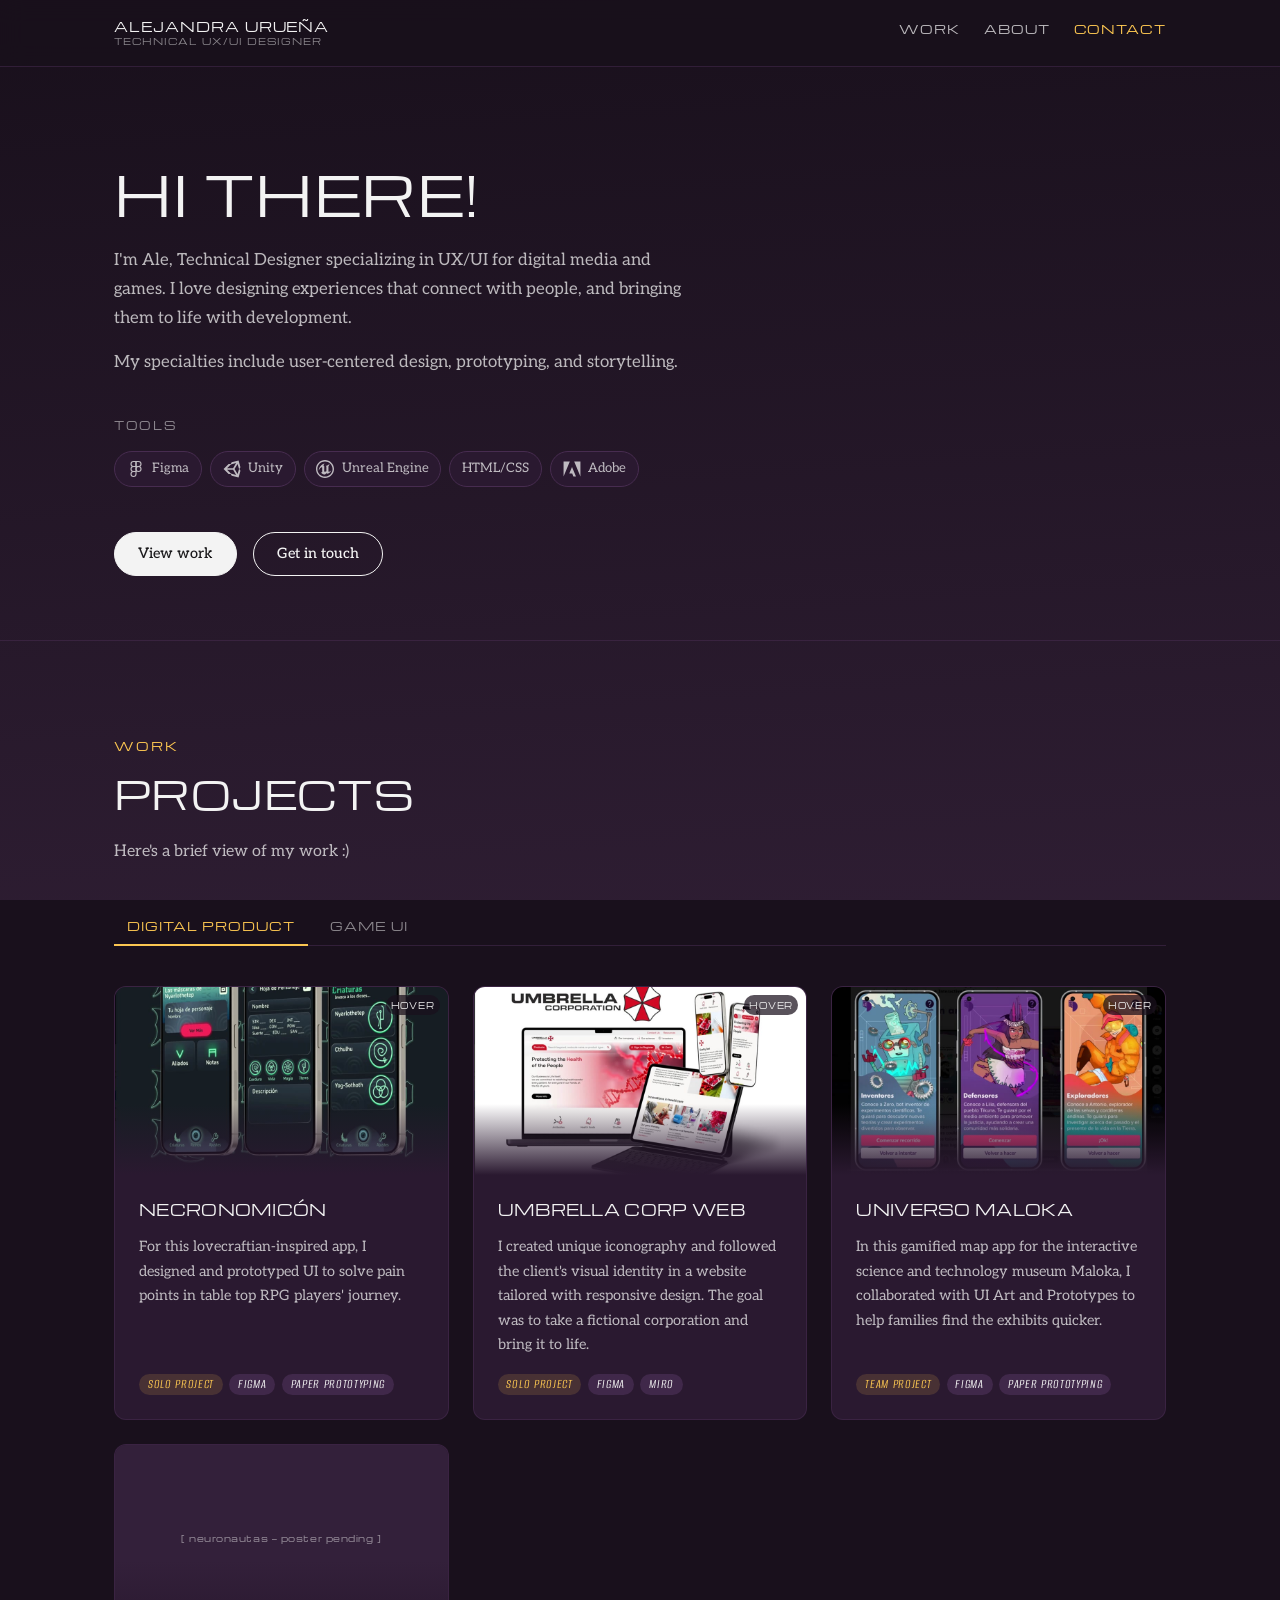
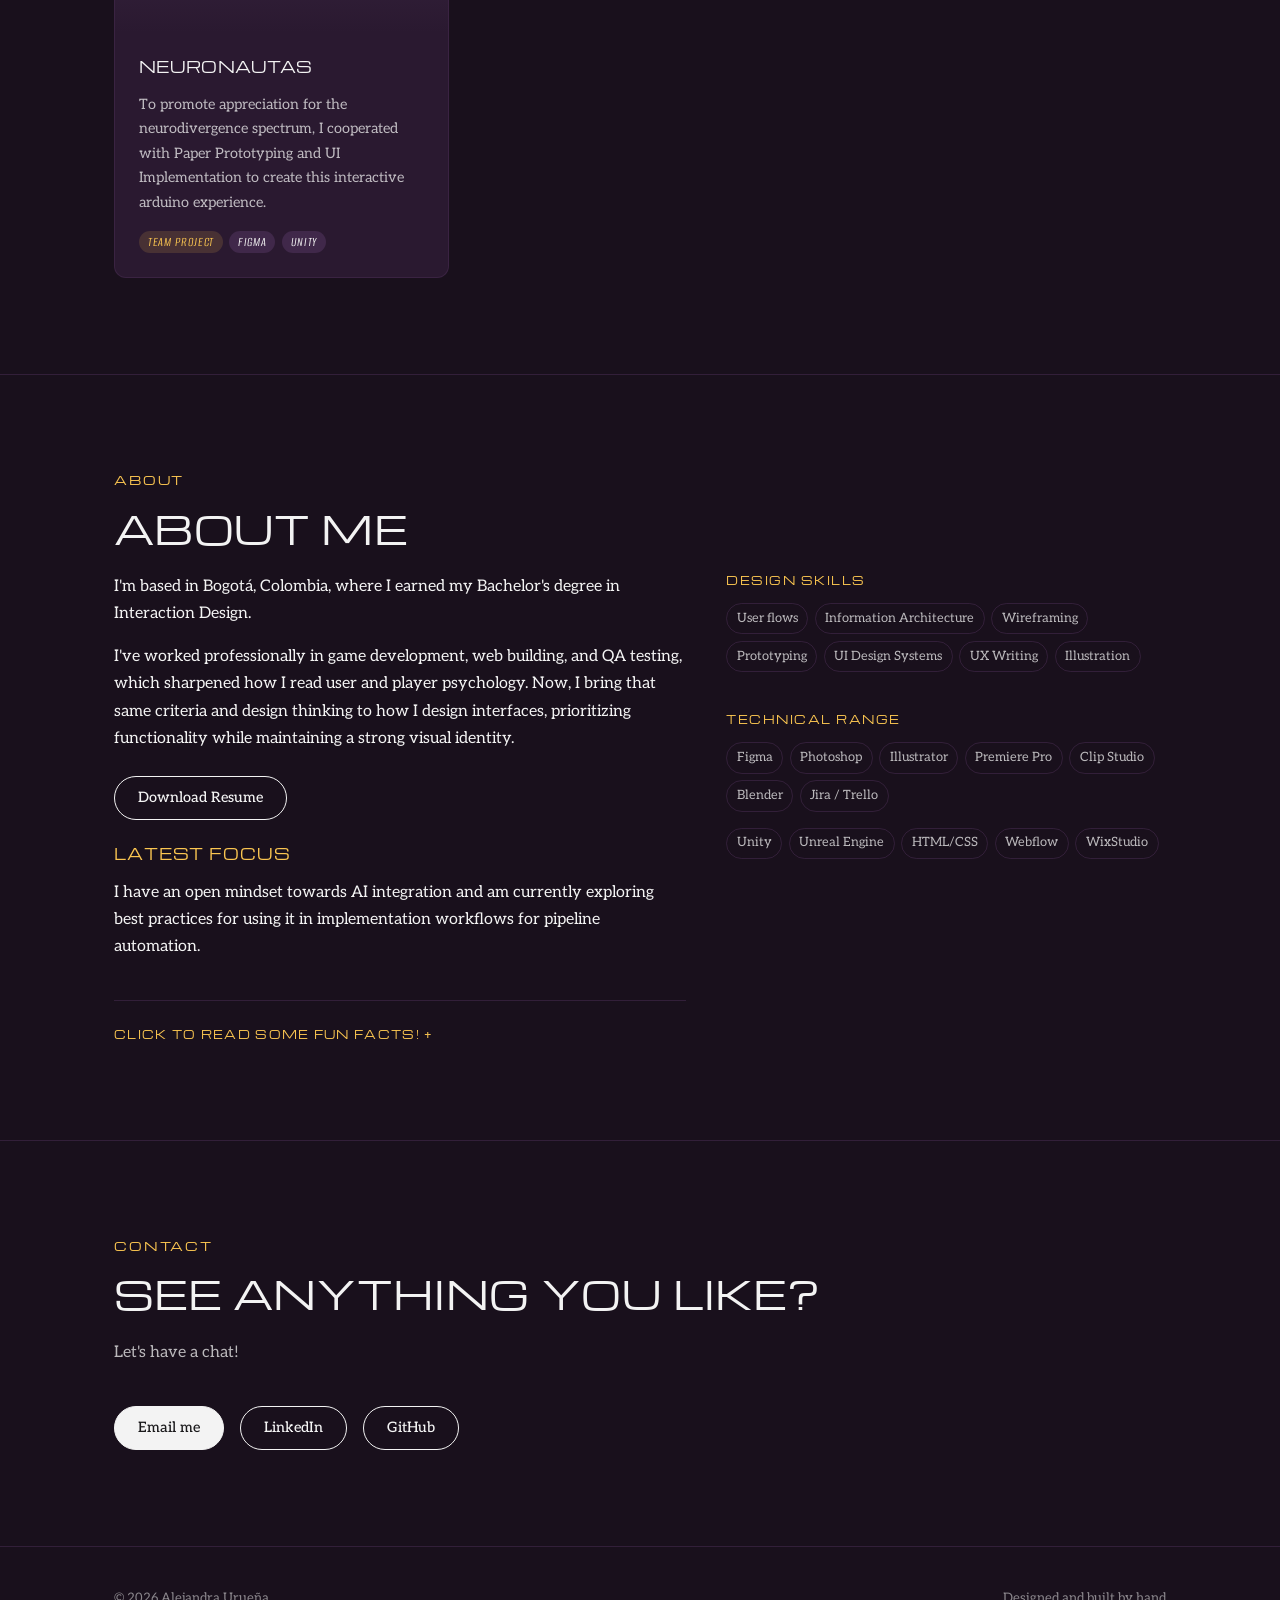
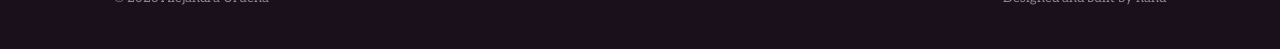
<file: index.html>
<!DOCTYPE html>
<html lang="en">
<head>
<meta charset="UTF-8">
<meta name="viewport" content="width=device-width, initial-scale=1">
<!-- TEMPORARY: keeps search engines out while the case studies are still being written.
     DELETE this line once the project pages are done. -->
<meta name="robots" content="noindex">

<!-- The h1 is a greeting, so the descriptive line lives here, where search
     results and link previews read it. -->
<title>Alejandra Urueña — Technical UX/UI Designer</title>
<meta name="description" content="Technical Designer specializing in UX/UI for digital media and games. User-centered design, prototyping and storytelling — designed and built.">

<meta property="og:title" content="Alejandra Urueña — Technical UX/UI Designer">
<meta property="og:description" content="Technical Designer specializing in UX/UI for digital media and games.">
<meta property="og:type" content="website">
<!-- <meta property="og:image" content="https://alejandra-uruena.github.io/portfolio/assets/og-image.png"> -->

<link rel="stylesheet" href="css/style.css">
<link rel="icon" href="data:image/svg+xml,<svg xmlns='http://www.w3.org/2000/svg' viewBox='0 0 100 100'><text y='.9em' font-size='90'>▲</text></svg>">
</head>
<body>

<a class="skip-link" href="#main">Skip to content</a>

<nav class="nav">
  <div class="nav-inner">
    <a class="nav-brand" href="index.html">
      <span class="nav-name">Alejandra&nbsp;Urueña</span>
      <span class="nav-role">Technical UX/UI Designer</span>
    </a>
    <div class="nav-right">
      <ul class="nav-links">
        <li><a href="#work">Work</a></li>
        <li><a href="#about">About</a></li>
        <li><a href="#contact">Contact</a></li>
        <!-- ART goes here once the section exists. A menu item that leads
             nowhere is worse than no menu item. -->
      </ul>
      <!-- Language switch. Unhide once /es/ exists; the ES entry becomes a link. -->
      <div class="lang-switch" hidden>
        <span aria-current="true">EN</span>
        <a href="es/index.html" hreflang="es">ES</a>
      </div>
    </div>
  </div>
</nav>

<main id="main">

<!-- ============ HERO ============ -->
<header class="hero">
  <div class="wrap">
    <h1>Hi there!</h1>

    <p class="pitch">
      I'm Ale, Technical Designer specializing in UX/UI for digital media and games.
      I love designing experiences that connect with people, and bringing them to life
      with development.
    </p>

    <p class="bridge">
      My specialties include user-centered design, prototyping, and storytelling.
    </p>

    <!-- Icons are CSS masks filled with currentColor, so colour is controlled
         entirely from the stylesheet. HTML/CSS has no brand mark, so it rides
         as a text-only chip. -->
    <div class="toolbar">
      <p class="toolbar-label">Tools</p>
      <ul class="tool-list">
        <li class="tool"><i class="i-figma" aria-hidden="true"></i>Figma</li>
        <li class="tool"><i class="i-unity" aria-hidden="true"></i>Unity</li>
        <li class="tool"><i class="i-unreal" aria-hidden="true"></i>Unreal Engine</li>
        <li class="tool">HTML/CSS</li>
        <li class="tool"><i class="i-adobe" aria-hidden="true"></i>Adobe</li>
      </ul>
    </div>

    <div class="btn-row">
      <a class="btn btn-primary" href="#work">View work</a>
      <a class="btn" href="#contact">Get in touch</a>
    </div>
  </div>
</header>

<!-- ============ WORK ============ -->
<section id="work">
  <div class="wrap">
    <p class="section-label">Work</p>
    <h2 class="section-title">Projects</h2>
    <p class="section-intro">Here's a brief view of my work :)</p>

    <!-- Vertical filter. Swaps the list in place: no reload, no scroll jump.
         Digital Product is the default; index.html?v=games opens on Game UI,
         which is the link to send when applying to games roles. -->
    <div class="verticals" role="tablist" aria-label="Project verticals">
      <button class="vertical-btn" role="tab" id="tab-product"
              aria-controls="panel-product" aria-selected="true" data-vertical="product">
        Digital Product
      </button>
      <button class="vertical-btn" role="tab" id="tab-games"
              aria-controls="panel-games" aria-selected="false" data-vertical="games">
        Game UI
      </button>
    </div>

    <!-- ---------- DIGITAL PRODUCT ---------- -->
    <div class="project-list" id="panel-product" role="tabpanel" aria-labelledby="tab-product">

      <a class="project-card" href="projects/necronomicon.html">
        <div class="project-thumb">
          <img src="assets/thumbs/necronomicon.jpg" alt="Necronomicón character sheet and creature screens" loading="lazy" decoding="async">
          <video class="thumb-motion" muted loop playsinline preload="none"
                 poster="assets/thumbs/necronomicon.jpg" aria-hidden="true">
            <source src="assets/thumbs/necronomicon.webm" type="video/webm">
            <source src="assets/thumbs/necronomicon.mp4" type="video/mp4">
          </video>
          <span class="thumb-motion-hint">Hover</span>
        </div>
        <div class="project-text">
          <h3>Necronomicón</h3>
          <p>For this lovecraftian-inspired app, I designed and prototyped UI to solve pain points in table top RPG players' journey.</p>
          <div class="tags">
            <span class="tag tag-role">Solo Project</span>
            <span class="tag tag-tool">Figma</span>
            <span class="tag tag-tool">Paper prototyping</span>
          </div>
        </div>
      </a>

      <a class="project-card" href="projects/umbrella-corp.html">
        <div class="project-thumb">
          <img src="assets/thumbs/umbrella-corp.jpg" alt="Umbrella Corp site shown across desktop, tablet and phone" loading="lazy" decoding="async">
          <video class="thumb-motion" muted loop playsinline preload="none"
                 poster="assets/thumbs/umbrella-corp.jpg" aria-hidden="true">
            <source src="assets/thumbs/umbrella-corp.webm" type="video/webm">
            <source src="assets/thumbs/umbrella-corp.mp4" type="video/mp4">
          </video>
          <span class="thumb-motion-hint">Hover</span>
        </div>
        <div class="project-text">
          <h3>Umbrella Corp Web</h3>
          <p>I created unique iconography and followed the client's visual identity in a website tailored with responsive design. The goal was to take a fictional corporation and bring it to life.</p>
          <div class="tags">
            <span class="tag tag-role">Solo Project</span>
            <span class="tag tag-tool">Figma</span>
            <span class="tag tag-tool">Miro</span>
          </div>
        </div>
      </a>

      <a class="project-card" href="projects/maloka.html">
        <div class="project-thumb">
          <img src="assets/thumbs/maloka.jpg" alt="Universo Maloka app screens" loading="lazy" decoding="async">
          <video class="thumb-motion" muted loop playsinline preload="none"
                 poster="assets/thumbs/maloka.jpg" aria-hidden="true">
            <source src="assets/thumbs/maloka.webm" type="video/webm">
            <source src="assets/thumbs/maloka.mp4" type="video/mp4">
          </video>
          <span class="thumb-motion-hint">Hover</span>
        </div>
        <div class="project-text">
          <h3>Universo Maloka</h3>
          <p>In this gamified map app for the interactive science and technology museum Maloka, I collaborated with UI Art and Prototypes to help families find the exhibits quicker.</p>
          <div class="tags">
            <span class="tag tag-role">Team Project</span>
            <span class="tag tag-tool">Figma</span>
            <span class="tag tag-tool">Paper prototyping</span>
          </div>
        </div>
      </a>

      <!-- Neuronautas: no thumbnail supplied yet. Swap the placeholder for the
           img + video block once there is material. -->
      <a class="project-card" href="projects/neuronautas.html">
        <div class="project-thumb">
          <div class="thumb-empty">[ neuronautas — poster pending ]</div>
        </div>
        <div class="project-text">
          <h3>Neuronautas</h3>
          <p>To promote appreciation for the neurodivergence spectrum, I cooperated with Paper Prototyping and UI Implementation to create this interactive arduino experience.</p>
          <div class="tags">
            <span class="tag tag-role">Team Project</span>
            <span class="tag tag-tool">Figma</span>
            <span class="tag tag-tool">Unity</span>
          </div>
        </div>
      </a>

    </div>

    <!-- ---------- GAME UI ---------- -->
    <div class="project-list" id="panel-games" role="tabpanel" aria-labelledby="tab-games" hidden>

      <a class="project-card" href="projects/guitar-hero-iii.html">
        <div class="project-thumb">
          <img src="assets/thumbs/guitar-hero-iii.jpg" alt="Redesigned Guitar Hero III main menu" loading="lazy" decoding="async">
          <video class="thumb-motion" muted loop playsinline preload="none"
                 poster="assets/thumbs/guitar-hero-iii.jpg" aria-hidden="true">
            <source src="assets/thumbs/guitar-hero-iii.webm" type="video/webm">
            <source src="assets/thumbs/guitar-hero-iii.mp4" type="video/mp4">
          </video>
          <span class="thumb-motion-hint">Hover</span>
        </div>
        <div class="project-text">
          <h3>Guitar Hero III — UI Redesign</h3>
          <p>For this project, I took on a challenge to improve the navigation and usability on the HUD, Pause and Main Menu screens while modernizing the iconic original style.</p>
          <div class="tags">
            <span class="tag tag-role">Case Study</span>
            <span class="tag tag-tool">Figma</span>
            <span class="tag tag-tool">GenAI Placeholders</span>
          </div>
        </div>
      </a>

      <a class="project-card" href="projects/kungata.html">
        <div class="project-thumb">
          <img src="assets/thumbs/kungata.jpg" alt="Kungatá title sequence" loading="lazy" decoding="async">
          <video class="thumb-motion" muted loop playsinline preload="none"
                 poster="assets/thumbs/kungata.jpg" aria-hidden="true">
            <source src="assets/thumbs/kungata.webm" type="video/webm">
            <source src="assets/thumbs/kungata.mp4" type="video/mp4">
          </video>
          <span class="thumb-motion-hint">Hover</span>
        </div>
        <div class="project-text">
          <h3>Kungatá</h3>
          <p>In this action-based roguelike I designed game mechanics, implemented menus &amp; dynamic UI, and developed Enemy AI, dialogue systems and object interaction in Unity.</p>
          <div class="tags">
            <span class="tag tag-role">Team Project</span>
            <span class="tag tag-tool">Paper prototyping</span>
            <span class="tag tag-tool">Unity</span>
            <span class="tag tag-tool">C#</span>
          </div>
        </div>
      </a>

    </div>
  </div>
</section>

<!-- ============ ABOUT ============ -->
<section id="about">
  <div class="wrap">
    <p class="section-label">About</p>
    <h2 class="section-title">About me</h2>

    <div class="two-col">
      <div class="prose">
        <p>
          I'm based in Bogotá, Colombia, where I earned my Bachelor's degree in
          Interaction Design.
        </p>
        <p>
          I've worked professionally in game development, web building, and QA testing,
          which sharpened how I read user and player psychology. Now, I bring that same
          criteria and design thinking to how I design interfaces, prioritizing
          functionality while maintaining a strong visual identity.
        </p>

        <div class="btn-row" style="margin-top:var(--s-3);">
          <!-- Point this at assets/alejandra-uruena-resume.pdf once the file is in. -->
          <a class="btn" href="#" download>Download Resume</a>
        </div>

        <h3>Latest focus</h3>
        <p>
          I have an open mindset towards AI integration and am currently exploring best
          practices for using it in implementation workflows for pipeline automation.
        </p>

        <!-- A native disclosure: keyboard-operable and works with JS disabled. -->
        <details class="fun-facts">
          <summary>Click to read some fun facts!</summary>
          <p>
            Outside of work, I love spending my time playing the drums, gaming,
            overanalyzing movies, and making art &amp; DIY projects.
          </p>
          <p>You'll usually find me in game jams!</p>
          <p>I'm really into video editing and fanart…</p>
        </details>
      </div>

      <div class="skills">
        <h3>Design skills</h3>
        <ul class="chip-list">
          <li>User flows</li>
          <li>Information Architecture</li>
          <li>Wireframing</li>
          <li>Prototyping</li>
          <li>UI Design Systems</li>
          <li>UX Writing</li>
          <li>Illustration</li>
        </ul>

        <h3>Technical range</h3>
        <ul class="chip-list">
          <li>Figma</li>
          <li>Photoshop</li>
          <li>Illustrator</li>
          <li>Premiere Pro</li>
          <li>Clip Studio</li>
          <li>Blender</li>
          <li>Jira / Trello</li>
        </ul>
        <ul class="chip-list">
          <li>Unity</li>
          <li>Unreal Engine</li>
          <li>HTML/CSS</li>
          <li>Webflow</li>
          <li>WixStudio</li>
        </ul>
      </div>
    </div>
  </div>
</section>

<!-- ============ CONTACT ============ -->
<section id="contact">
  <div class="wrap">
    <p class="section-label">Contact</p>
    <h2 class="section-title">See anything you like?</h2>
    <p class="section-intro">Let's have a chat!</p>
    <div class="contact-links">
      <a class="btn btn-primary" href="mailto:uruenale@gmail.com">Email me</a>
      <a class="btn" href="https://www.linkedin.com/in/aleja-uruena/" target="_blank" rel="noopener">LinkedIn</a>
      <a class="btn" href="https://github.com/alejandra-uruena" target="_blank" rel="noopener">GitHub</a>
    </div>
  </div>
</section>

</main>

<footer>
  <div class="wrap">
    <span>© <span id="year">2026</span> Alejandra Urueña</span>
    <span>Designed and built by hand</span>
  </div>
</footer>

<script src="js/main.js"></script>
</body>
</html>
</file>
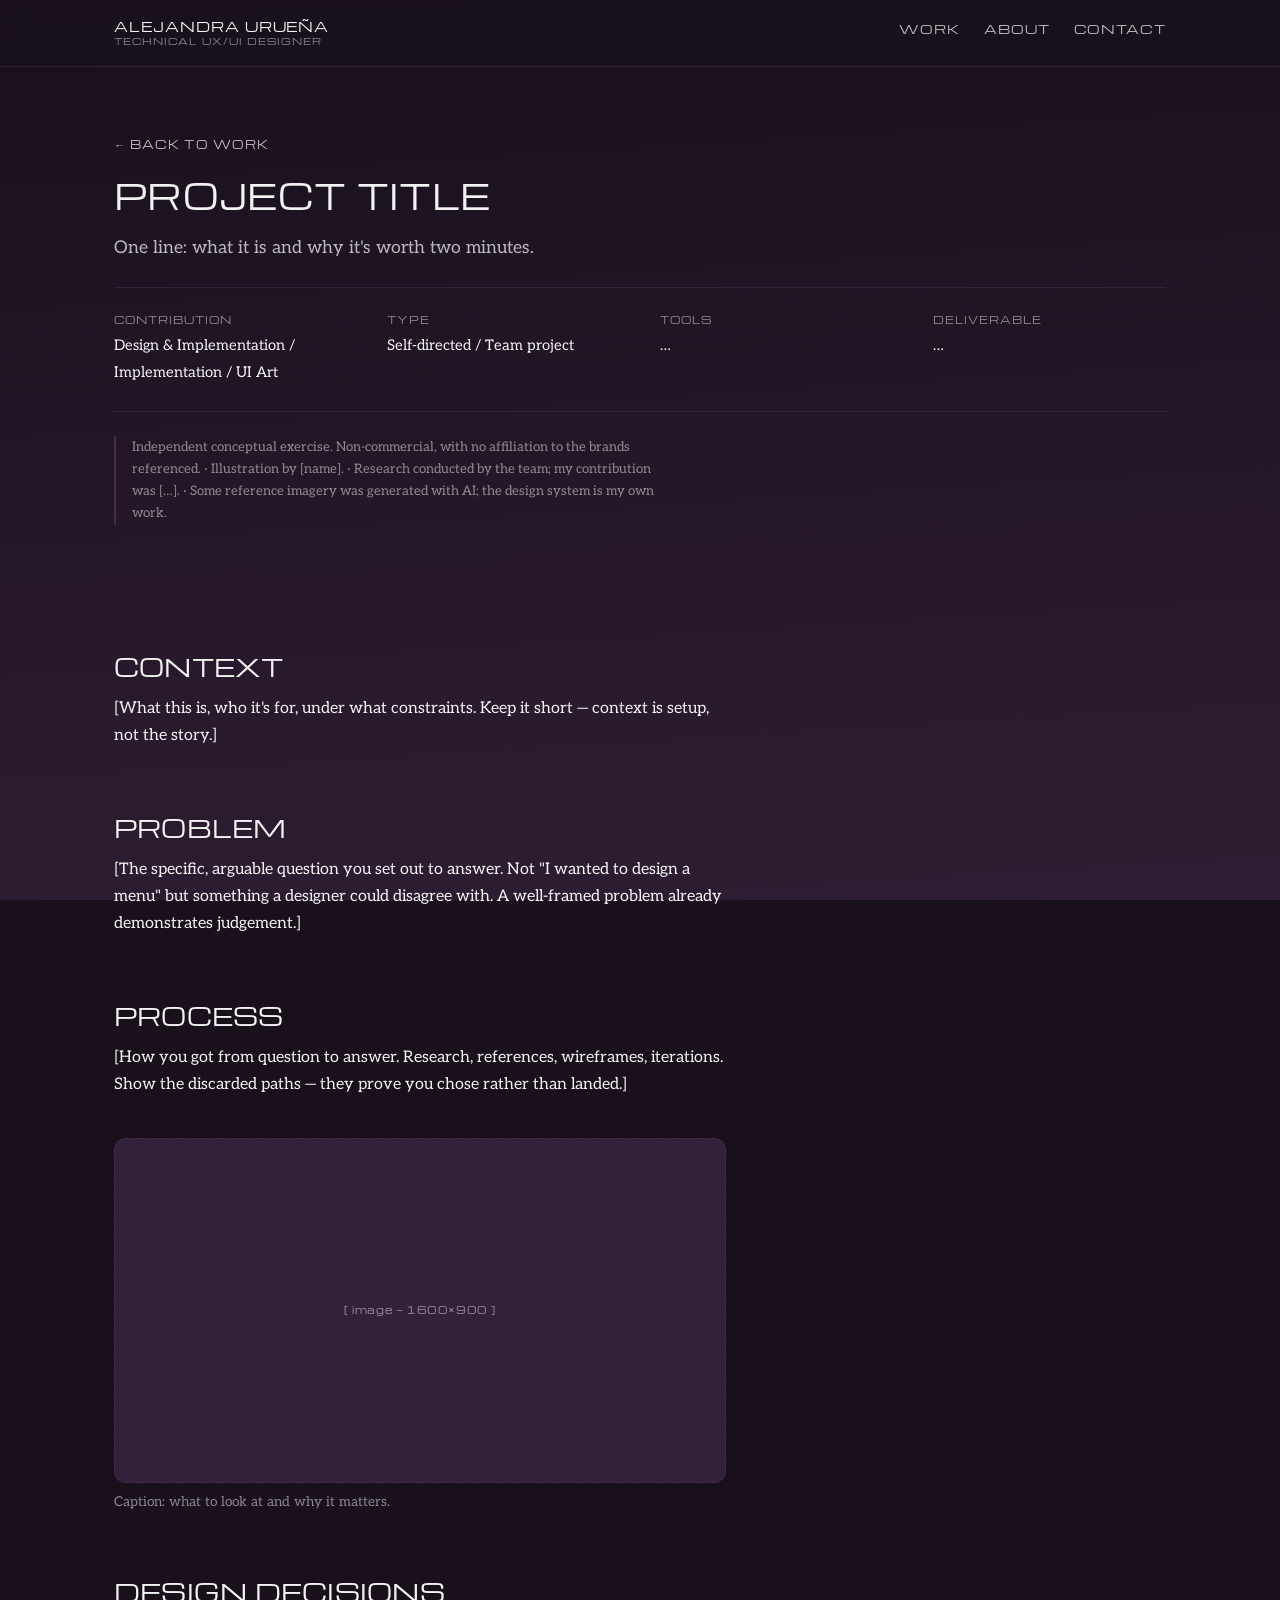
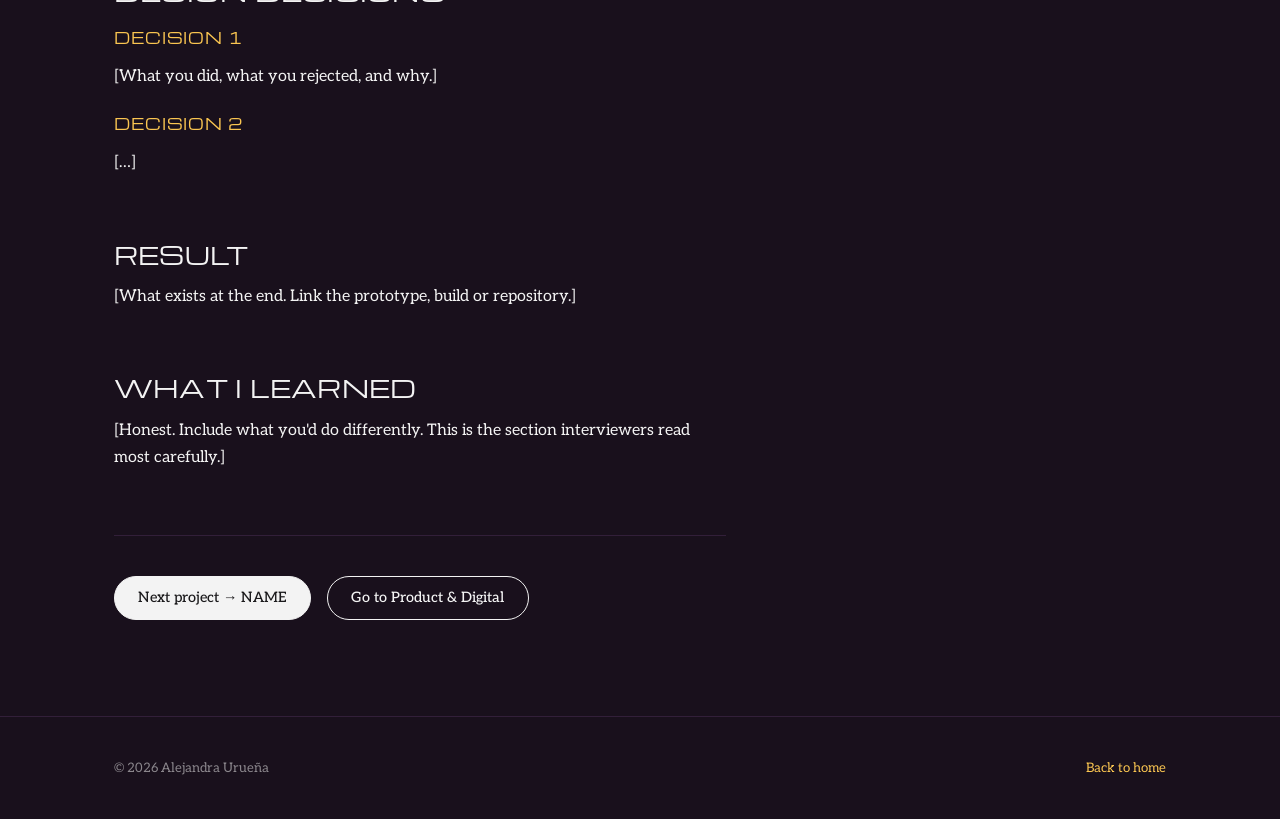
<file: projects/_template-case-study.html>
<!DOCTYPE html>
<html lang="en">
<!--
  CASE STUDY TEMPLATE
  Duplicate this file, rename it (e.g. kungata.html) and fill it in.
  The six-part structure is fixed on purpose — it is what a design lead looks for.
  Don't reorder it without a reason.

  Checklist before publishing:
   · Contribution label matches the one on the card in index.html
   · Disclaimer present if third-party IP, teammate work, or generative AI was involved
   · "Next project" points to the next piece IN THIS VERTICAL
   · Cross-link points to the OTHER vertical
   · Every image has a real alt attribute
-->
<head>
<meta charset="UTF-8">
<meta name="viewport" content="width=device-width, initial-scale=1">
<!-- TEMPORARY: keeps search engines out while the content is still in placeholders.
     DELETE this line once the About copy and the case studies are written. -->
<meta name="robots" content="noindex">

<title>PROJECT TITLE · Alejandra Urueña</title>
<meta name="description" content="One sentence. This is what shows up in search results and link previews.">
<meta property="og:title" content="PROJECT TITLE">
<meta property="og:description" content="One sentence.">
<meta property="og:type" content="article">
<link rel="stylesheet" href="../css/style.css">
<link rel="icon" href="data:image/svg+xml,<svg xmlns='http://www.w3.org/2000/svg' viewBox='0 0 100 100'><text y='.9em' font-size='90'>▲</text></svg>">
</head>
<body>

<a class="skip-link" href="#main">Skip to content</a>

<nav class="nav">
  <div class="nav-inner">
    <a class="nav-brand" href="../index.html">
      <span class="nav-name">Alejandra&nbsp;Urueña</span>
      <span class="nav-role">Technical UX/UI Designer</span>
    </a>
    <div class="nav-right">
      <ul class="nav-links">
        <li><a href="../index.html#work">Work</a></li>
        <li><a href="../index.html#about">About</a></li>
        <li><a href="../index.html#contact">Contact</a></li>
      </ul>
      <div class="lang-switch" hidden>
        <span aria-current="true">EN</span>
        <a href="../es/projects/FILE.html" hreflang="es">ES</a>
      </div>
    </div>
  </div>
</nav>

<main id="main">

<header class="project-header">
  <div class="wrap">
    <a class="back-link" href="../index.html#work">← Back to work</a>
    <h1 style="margin-top:1rem;">PROJECT TITLE</h1>
    <p class="pitch" style="font-size:1.1rem;color:var(--text-dim);max-width:60ch;">
      One line: what it is and why it's worth two minutes.
    </p>

    <div class="project-meta">
      <div><span class="k">Contribution</span><span class="v">Design &amp; Implementation / Implementation / UI Art</span></div>
      <div><span class="k">Type</span><span class="v">Self-directed / Team project</span></div>
      <div><span class="k">Tools</span><span class="v">…</span></div>
      <div><span class="k">Deliverable</span><span class="v">…</span></div>
    </div>

    <!-- Keep only the disclaimers that apply. Delete the rest. -->
    <p class="disclaimer">
      Independent conceptual exercise. Non-commercial, with no affiliation to the brands referenced.
      · Illustration by [name]. · Research conducted by the team; my contribution was […].
      · Some reference imagery was generated with AI; the design system is my own work.
    </p>
  </div>
</header>

<section style="border-top:none;padding-top:0;">
  <div class="wrap">
    <div class="prose">

      <h2>Context</h2>
      <p>[What this is, who it's for, under what constraints. Keep it short — context is setup, not the story.]</p>

      <h2>Problem</h2>
      <p>[The specific, arguable question you set out to answer. Not "I wanted to design a menu" but something a designer could disagree with. A well-framed problem already demonstrates judgement.]</p>

      <h2>Process</h2>
      <p>[How you got from question to answer. Research, references, wireframes, iterations. Show the discarded paths — they prove you chose rather than landed.]</p>

      <figure>
        <div class="figure-empty">[ image — 1600×900 ]</div>
        <figcaption>Caption: what to look at and why it matters.</figcaption>
      </figure>

      <h2>Design decisions</h2>
      <h3>Decision 1</h3>
      <p>[What you did, what you rejected, and why.]</p>
      <h3>Decision 2</h3>
      <p>[…]</p>

      <h2>Result</h2>
      <p>[What exists at the end. Link the prototype, build or repository.]</p>

      <h2>What I learned</h2>
      <p>[Honest. Include what you'd do differently. This is the section interviewers read most carefully.]</p>

      <nav class="case-nav" aria-label="Continue reading">
        <a class="btn btn-primary" href="NEXT-IN-THIS-VERTICAL.html">Next project → NAME</a>
        <a class="btn" href="../index.html?v=product#work">Go to Product &amp; Digital</a>
      </nav>

    </div>
  </div>
</section>

</main>

<footer>
  <div class="wrap">
    <span>© <span id="year">2026</span> Alejandra Urueña</span>
    <span><a href="../index.html">Back to home</a></span>
  </div>
</footer>

<script src="../js/main.js"></script>
</body>
</html>
</file>
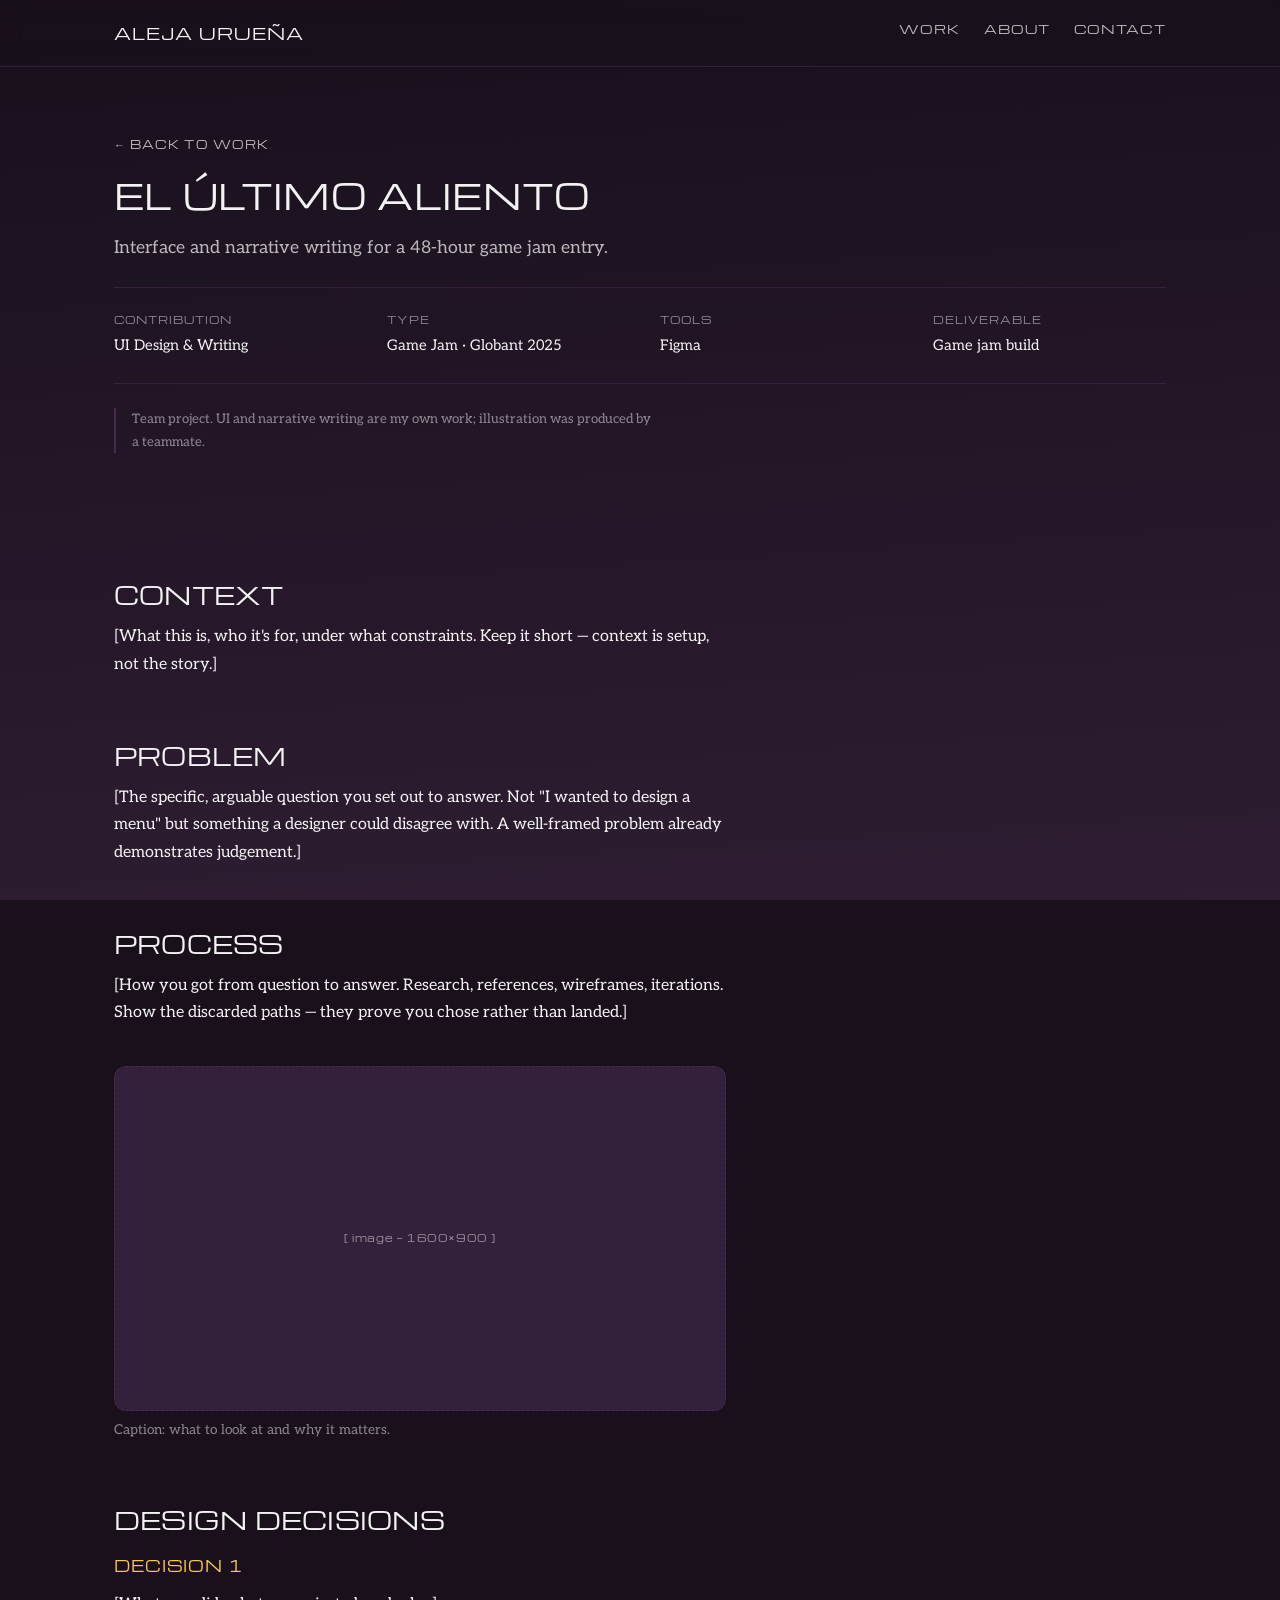
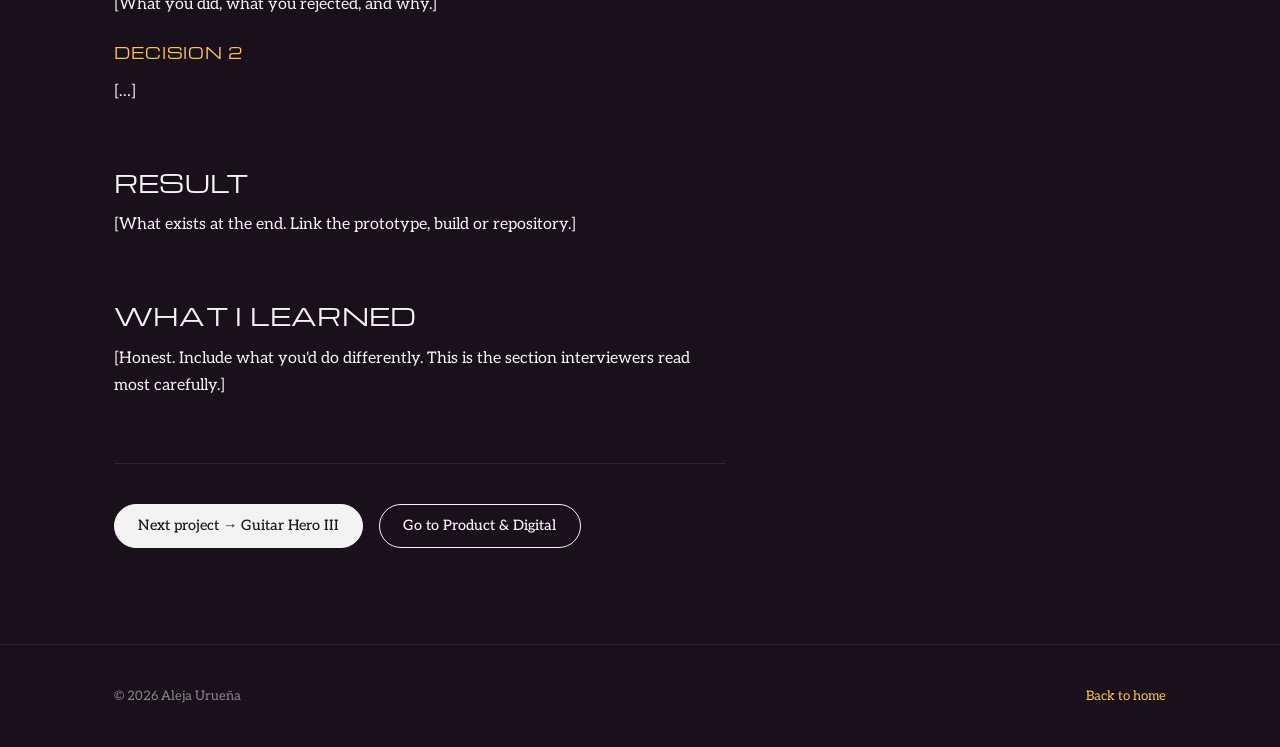
<file: projects/el-ultimo-aliento.html>
<!DOCTYPE html>
<html lang="en">
<!--
  DRAFT — content still to be written.
  Original template: _template-case-study.html
  CASE STUDY TEMPLATE
  Duplicate this file, rename it (e.g. kungata.html) and fill it in.
  The six-part structure is fixed on purpose — it is what a design lead looks for.
  Don't reorder it without a reason.

  Checklist before publishing:
   · Contribution label matches the one on the card in index.html
   · Disclaimer present if third-party IP, teammate work, or generative AI was involved
   · "Next project" points to the next piece IN THIS VERTICAL
   · Cross-link points to the OTHER vertical
   · Every image has a real alt attribute
-->
<head>
<meta charset="UTF-8">
<meta name="viewport" content="width=device-width, initial-scale=1">
<!-- TEMPORARY: keeps search engines out while the content is still in placeholders.
     DELETE this line once the About copy and the case studies are written. -->
<meta name="robots" content="noindex">

<title>El último aliento · Aleja Urueña</title>
<meta name="description" content="Interface and narrative writing for a 48-hour game jam entry.">
<meta property="og:title" content="El último aliento">
<meta property="og:description" content="Interface and narrative writing for a 48-hour game jam entry.">
<meta property="og:type" content="article">
<link rel="stylesheet" href="../css/style.css">
<link rel="icon" href="data:image/svg+xml,<svg xmlns='http://www.w3.org/2000/svg' viewBox='0 0 100 100'><text y='.9em' font-size='90'>▲</text></svg>">
</head>
<body>

<a class="skip-link" href="#main">Skip to content</a>

<nav class="nav">
  <div class="nav-inner">
    <a class="nav-brand" href="../index.html">Aleja&nbsp;Urueña</a>
    <div class="nav-right">
      <ul class="nav-links">
        <li><a href="../index.html#work">Work</a></li>
        <li><a href="../index.html#about">About</a></li>
        <li><a href="../index.html#contact">Contact</a></li>
      </ul>
      <div class="lang-switch" hidden>
        <span aria-current="true">EN</span>
        <a href="../es/projects/el-ultimo-aliento.html" hreflang="es">ES</a>
      </div>
    </div>
  </div>
</nav>

<main id="main">

<header class="project-header">
  <div class="wrap">
    <a class="back-link" href="../index.html#work">← Back to work</a>
    <h1 style="margin-top:1rem;">El último aliento</h1>
    <p class="pitch" style="font-size:1.1rem;color:var(--text-dim);max-width:60ch;">
      Interface and narrative writing for a 48-hour game jam entry.
    </p>

    <div class="project-meta">
      <div><span class="k">Contribution</span><span class="v">UI Design &amp; Writing</span></div>
      <div><span class="k">Type</span><span class="v">Game Jam · Globant 2025</span></div>
      <div><span class="k">Tools</span><span class="v">Figma</span></div>
      <div><span class="k">Deliverable</span><span class="v">Game jam build</span></div>
    </div>

    <p class="disclaimer">
      Team project. UI and narrative writing are my own work; illustration was produced by a teammate.
    </p>
  </div>
</header>

<section style="border-top:none;padding-top:0;">
  <div class="wrap">
    <div class="prose">

      <h2>Context</h2>
      <p>[What this is, who it's for, under what constraints. Keep it short — context is setup, not the story.]</p>

      <h2>Problem</h2>
      <p>[The specific, arguable question you set out to answer. Not "I wanted to design a menu" but something a designer could disagree with. A well-framed problem already demonstrates judgement.]</p>

      <h2>Process</h2>
      <p>[How you got from question to answer. Research, references, wireframes, iterations. Show the discarded paths — they prove you chose rather than landed.]</p>

      <figure>
        <div class="figure-empty">[ image — 1600×900 ]</div>
        <figcaption>Caption: what to look at and why it matters.</figcaption>
      </figure>

      <h2>Design decisions</h2>
      <h3>Decision 1</h3>
      <p>[What you did, what you rejected, and why.]</p>
      <h3>Decision 2</h3>
      <p>[…]</p>

      <h2>Result</h2>
      <p>[What exists at the end. Link the prototype, build or repository.]</p>

      <h2>What I learned</h2>
      <p>[Honest. Include what you'd do differently. This is the section interviewers read most carefully.]</p>

      <nav class="case-nav" aria-label="Continue reading">
        <a class="btn btn-primary" href="guitar-hero-iii.html">Next project → Guitar Hero III</a>
        <a class="btn" href="../index.html?v=product#work">Go to Product &amp; Digital</a>
      </nav>

    </div>
  </div>
</section>

</main>

<footer>
  <div class="wrap">
    <span>© <span id="year">2026</span> Aleja Urueña</span>
    <span><a href="../index.html">Back to home</a></span>
  </div>
</footer>

<script src="../js/main.js"></script>
</body>
</html>
</file>
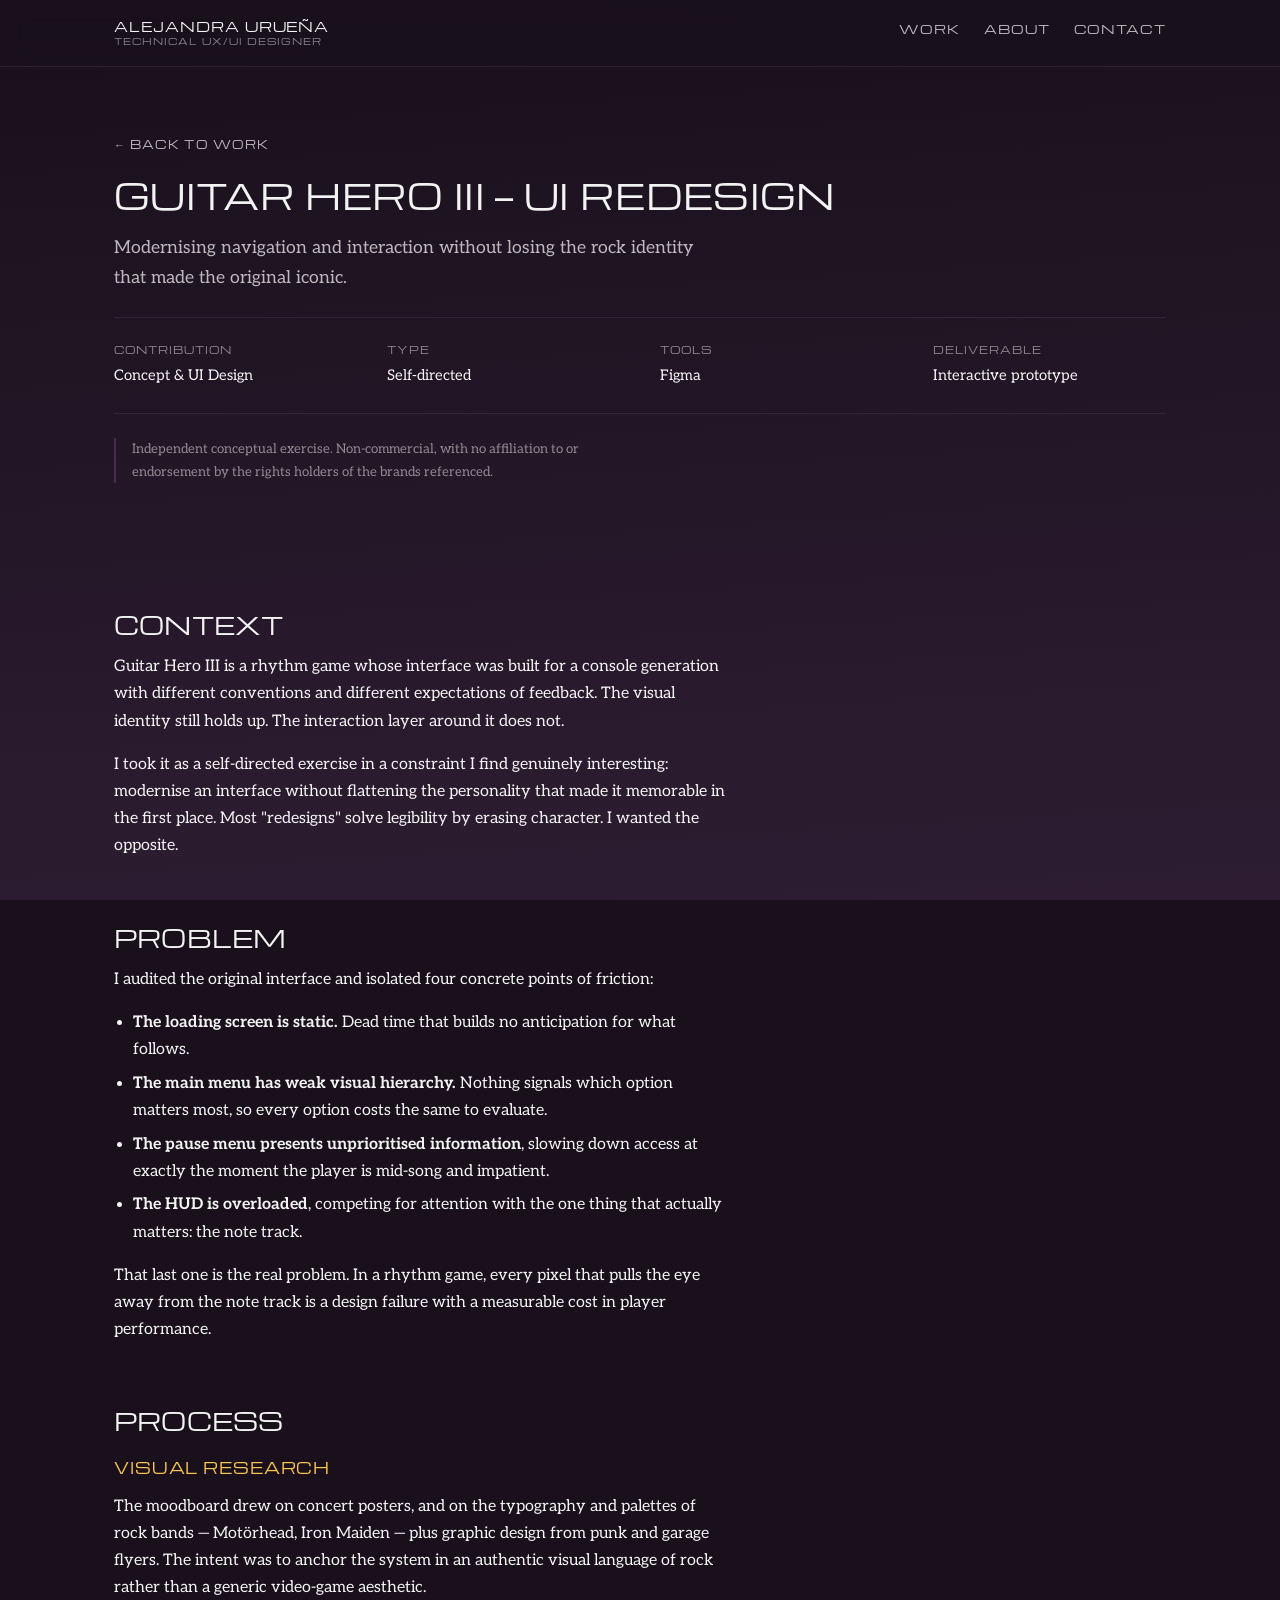
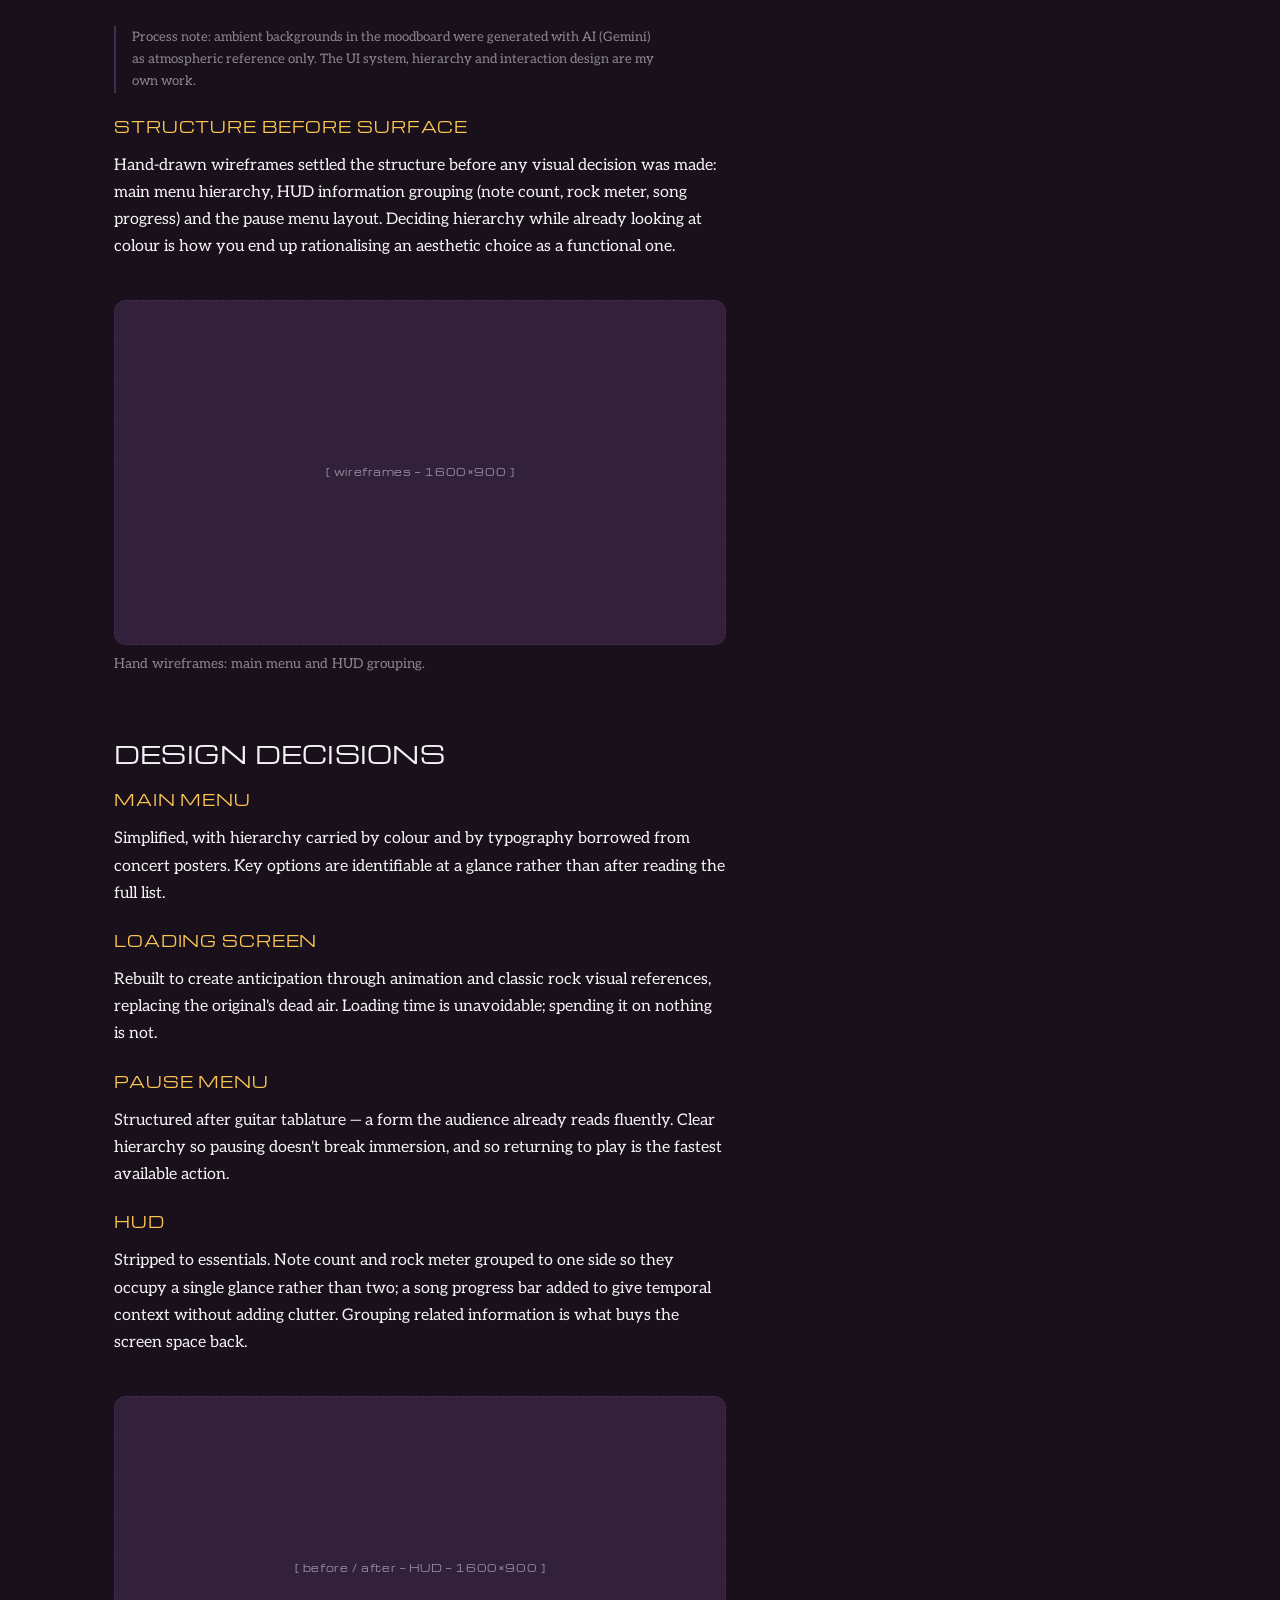
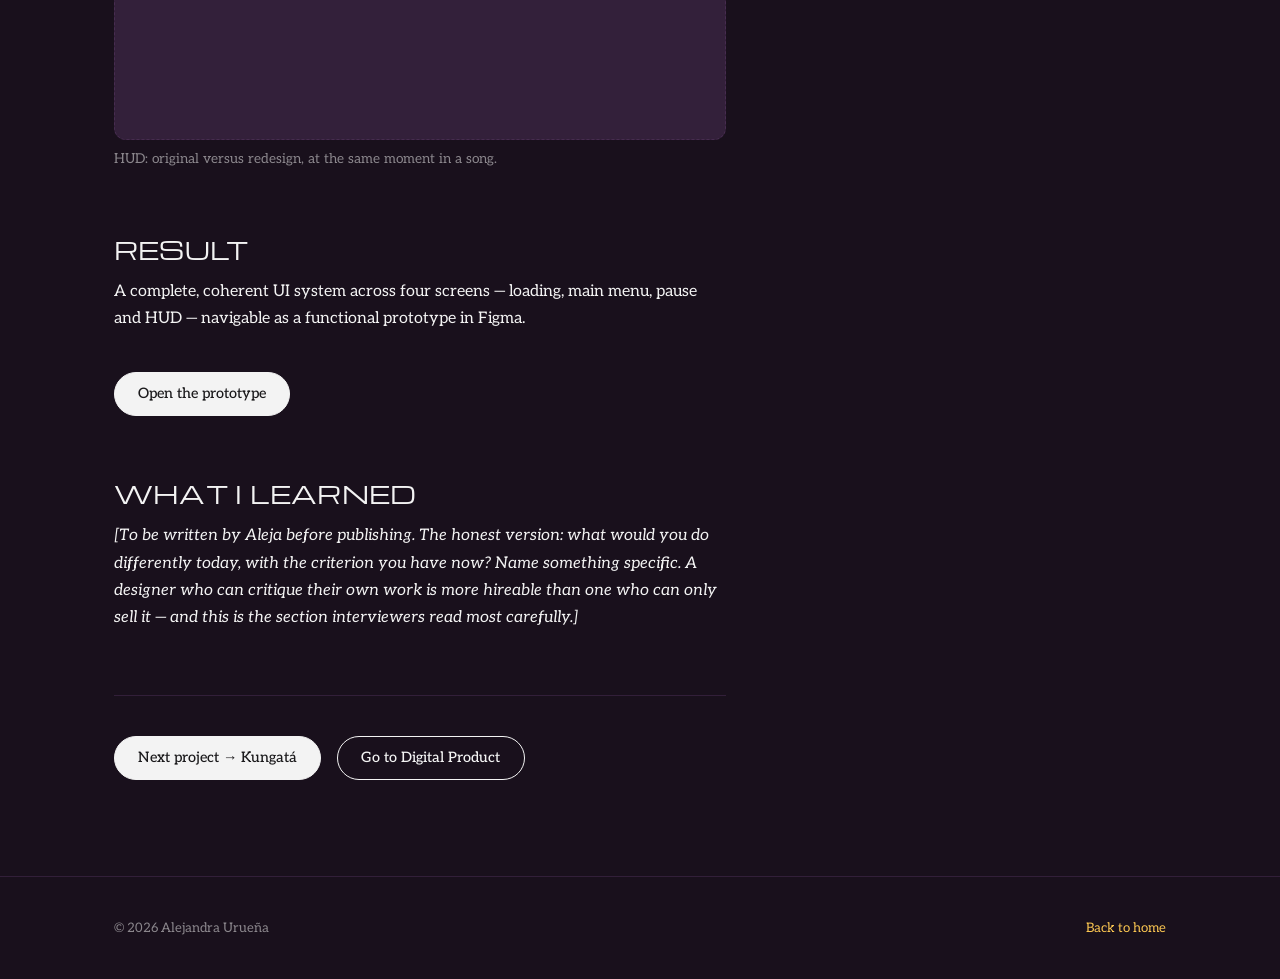
<file: projects/guitar-hero-iii.html>
<!DOCTYPE html>
<html lang="en">
<head>
<meta charset="UTF-8">
<meta name="viewport" content="width=device-width, initial-scale=1">
<!-- TEMPORARY: keeps search engines out while the content is still in placeholders.
     DELETE this line once the About copy and the case studies are written. -->
<meta name="robots" content="noindex">

<title>Guitar Hero III — UI Redesign · Alejandra Urueña</title>
<meta name="description" content="A full interface system for Guitar Hero III: loading screen, main menu, pause menu and HUD. Self-directed conceptual exercise.">
<meta property="og:title" content="Guitar Hero III — UI Redesign">
<meta property="og:description" content="Modernising navigation without losing the rock identity that made the game iconic.">
<meta property="og:type" content="article">
<link rel="stylesheet" href="../css/style.css">
<link rel="icon" href="data:image/svg+xml,<svg xmlns='http://www.w3.org/2000/svg' viewBox='0 0 100 100'><text y='.9em' font-size='90'>▲</text></svg>">
</head>
<body>

<a class="skip-link" href="#main">Skip to content</a>

<nav class="nav">
  <div class="nav-inner">
    <a class="nav-brand" href="../index.html">
      <span class="nav-name">Alejandra&nbsp;Urueña</span>
      <span class="nav-role">Technical UX/UI Designer</span>
    </a>
    <div class="nav-right">
      <ul class="nav-links">
        <li><a href="../index.html#work">Work</a></li>
        <li><a href="../index.html#about">About</a></li>
        <li><a href="../index.html#contact">Contact</a></li>
      </ul>
      <div class="lang-switch" hidden>
        <span aria-current="true">EN</span>
        <a href="../es/projects/guitar-hero-iii.html" hreflang="es">ES</a>
      </div>
    </div>
  </div>
</nav>

<main id="main">

<header class="project-header">
  <div class="wrap">
    <a class="back-link" href="../index.html#work">← Back to work</a>
    <h1 style="margin-top:1rem;">Guitar Hero III — UI Redesign</h1>
    <p class="pitch" style="font-size:1.1rem;color:var(--text-dim);max-width:60ch;">
      Modernising navigation and interaction without losing the rock identity
      that made the original iconic.
    </p>

    <div class="project-meta">
      <div><span class="k">Contribution</span><span class="v">Concept &amp; UI Design</span></div>
      <div><span class="k">Type</span><span class="v">Self-directed</span></div>
      <div><span class="k">Tools</span><span class="v">Figma</span></div>
      <div><span class="k">Deliverable</span><span class="v">Interactive prototype</span></div>
    </div>

    <p class="disclaimer">
      Independent conceptual exercise. Non-commercial, with no affiliation to or endorsement by
      the rights holders of the brands referenced.
    </p>
  </div>
</header>

<section style="border-top:none;padding-top:0;">
  <div class="wrap">
    <div class="prose">

      <h2>Context</h2>
      <p>
        Guitar Hero III is a rhythm game whose interface was built for a console generation with
        different conventions and different expectations of feedback. The visual identity still
        holds up. The interaction layer around it does not.
      </p>
      <p>
        I took it as a self-directed exercise in a constraint I find genuinely interesting:
        modernise an interface without flattening the personality that made it memorable in the
        first place. Most "redesigns" solve legibility by erasing character. I wanted the opposite.
      </p>

      <h2>Problem</h2>
      <p>
        I audited the original interface and isolated four concrete points of friction:
      </p>
      <ul>
        <li><strong>The loading screen is static.</strong> Dead time that builds no anticipation for what follows.</li>
        <li><strong>The main menu has weak visual hierarchy.</strong> Nothing signals which option matters most, so every option costs the same to evaluate.</li>
        <li><strong>The pause menu presents unprioritised information</strong>, slowing down access at exactly the moment the player is mid-song and impatient.</li>
        <li><strong>The HUD is overloaded</strong>, competing for attention with the one thing that actually matters: the note track.</li>
      </ul>
      <p>
        That last one is the real problem. In a rhythm game, every pixel that pulls the eye away
        from the note track is a design failure with a measurable cost in player performance.
      </p>

      <h2>Process</h2>

      <h3>Visual research</h3>
      <p>
        The moodboard drew on concert posters, and on the typography and palettes of rock bands —
        Motörhead, Iron Maiden — plus graphic design from punk and garage flyers. The intent was
        to anchor the system in an authentic visual language of rock rather than a generic
        video-game aesthetic.
      </p>
      <p class="disclaimer">
        Process note: ambient backgrounds in the moodboard were generated with AI (Gemini) as
        atmospheric reference only. The UI system, hierarchy and interaction design are my own work.
      </p>

      <h3>Structure before surface</h3>
      <p>
        Hand-drawn wireframes settled the structure before any visual decision was made: main
        menu hierarchy, HUD information grouping (note count, rock meter, song progress) and the
        pause menu layout. Deciding hierarchy while already looking at colour is how you end up
        rationalising an aesthetic choice as a functional one.
      </p>

      <figure>
        <div class="figure-empty">[ wireframes — 1600×900 ]</div>
        <figcaption>Hand wireframes: main menu and HUD grouping.</figcaption>
      </figure>

      <h2>Design decisions</h2>

      <h3>Main menu</h3>
      <p>
        Simplified, with hierarchy carried by colour and by typography borrowed from concert
        posters. Key options are identifiable at a glance rather than after reading the full list.
      </p>

      <h3>Loading screen</h3>
      <p>
        Rebuilt to create anticipation through animation and classic rock visual references,
        replacing the original's dead air. Loading time is unavoidable; spending it on nothing is not.
      </p>

      <h3>Pause menu</h3>
      <p>
        Structured after guitar tablature — a form the audience already reads fluently. Clear
        hierarchy so pausing doesn't break immersion, and so returning to play is the fastest
        available action.
      </p>

      <h3>HUD</h3>
      <p>
        Stripped to essentials. Note count and rock meter grouped to one side so they occupy a
        single glance rather than two; a song progress bar added to give temporal context without
        adding clutter. Grouping related information is what buys the screen space back.
      </p>

      <figure>
        <div class="figure-empty">[ before / after — HUD — 1600×900 ]</div>
        <figcaption>HUD: original versus redesign, at the same moment in a song.</figcaption>
      </figure>

      <h2>Result</h2>
      <p>
        A complete, coherent UI system across four screens — loading, main menu, pause and HUD —
        navigable as a functional prototype in Figma.
      </p>

      <div class="btn-row">
        <a class="btn btn-primary" href="#" target="_blank" rel="noopener">Open the prototype</a>
      </div>

      <h2>What I learned</h2>
      <p>
        <em>[To be written by Aleja before publishing. The honest version: what would you do
        differently today, with the criterion you have now? Name something specific. A designer
        who can critique their own work is more hireable than one who can only sell it — and
        this is the section interviewers read most carefully.]</em>
      </p>

      <nav class="case-nav" aria-label="Continue reading">
        <a class="btn btn-primary" href="kungata.html">Next project → Kungatá</a>
        <a class="btn" href="../index.html#work">Go to Digital Product</a>
      </nav>

    </div>
  </div>
</section>

</main>

<footer>
  <div class="wrap">
    <span>© <span id="year">2026</span> Alejandra Urueña</span>
    <span><a href="../index.html">Back to home</a></span>
  </div>
</footer>

<script src="../js/main.js"></script>
</body>
</html>
</file>
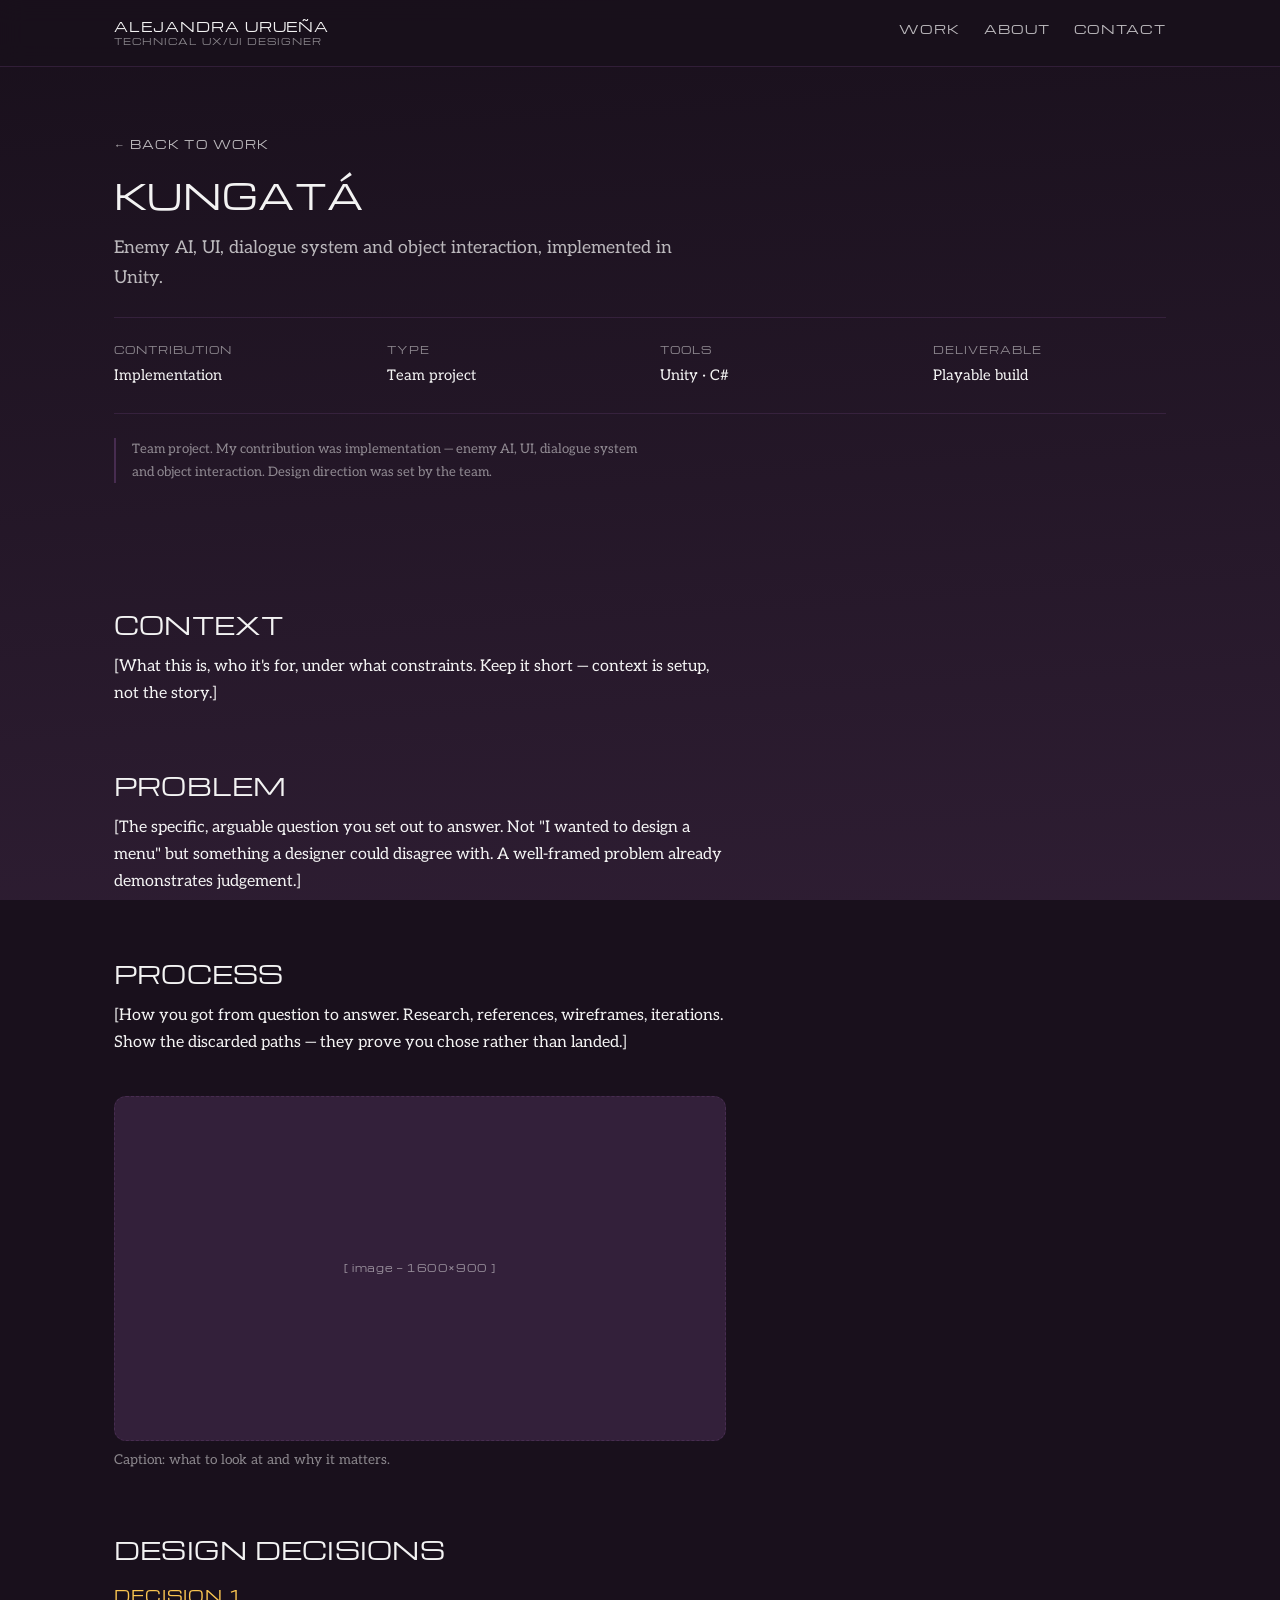
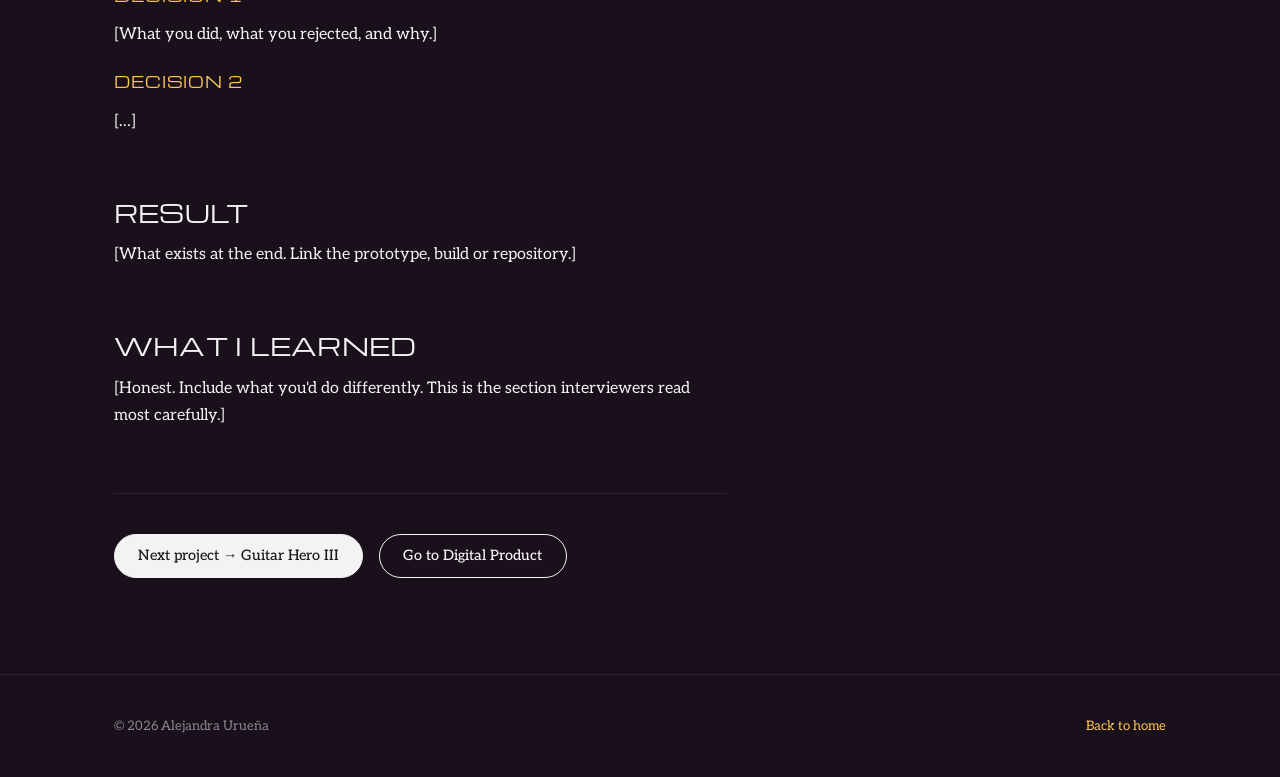
<file: projects/kungata.html>
<!DOCTYPE html>
<html lang="en">
<!--
  DRAFT — content still to be written.
  Original template: _template-case-study.html
  CASE STUDY TEMPLATE
  Duplicate this file, rename it (e.g. kungata.html) and fill it in.
  The six-part structure is fixed on purpose — it is what a design lead looks for.
  Don't reorder it without a reason.

  Checklist before publishing:
   · Contribution label matches the one on the card in index.html
   · Disclaimer present if third-party IP, teammate work, or generative AI was involved
   · "Next project" points to the next piece IN THIS VERTICAL
   · Cross-link points to the OTHER vertical
   · Every image has a real alt attribute
-->
<head>
<meta charset="UTF-8">
<meta name="viewport" content="width=device-width, initial-scale=1">
<!-- TEMPORARY: keeps search engines out while the content is still in placeholders.
     DELETE this line once the About copy and the case studies are written. -->
<meta name="robots" content="noindex">

<title>Kungatá · Alejandra Urueña</title>
<meta name="description" content="Enemy AI, UI, dialogue system and object interaction, implemented in Unity.">
<meta property="og:title" content="Kungatá">
<meta property="og:description" content="Enemy AI, UI, dialogue system and object interaction, implemented in Unity.">
<meta property="og:type" content="article">
<link rel="stylesheet" href="../css/style.css">
<link rel="icon" href="data:image/svg+xml,<svg xmlns='http://www.w3.org/2000/svg' viewBox='0 0 100 100'><text y='.9em' font-size='90'>▲</text></svg>">
</head>
<body>

<a class="skip-link" href="#main">Skip to content</a>

<nav class="nav">
  <div class="nav-inner">
    <a class="nav-brand" href="../index.html">
      <span class="nav-name">Alejandra&nbsp;Urueña</span>
      <span class="nav-role">Technical UX/UI Designer</span>
    </a>
    <div class="nav-right">
      <ul class="nav-links">
        <li><a href="../index.html#work">Work</a></li>
        <li><a href="../index.html#about">About</a></li>
        <li><a href="../index.html#contact">Contact</a></li>
      </ul>
      <div class="lang-switch" hidden>
        <span aria-current="true">EN</span>
        <a href="../es/projects/kungata.html" hreflang="es">ES</a>
      </div>
    </div>
  </div>
</nav>

<main id="main">

<header class="project-header">
  <div class="wrap">
    <a class="back-link" href="../index.html#work">← Back to work</a>
    <h1 style="margin-top:1rem;">Kungatá</h1>
    <p class="pitch" style="font-size:1.1rem;color:var(--text-dim);max-width:60ch;">
      Enemy AI, UI, dialogue system and object interaction, implemented in Unity.
    </p>

    <div class="project-meta">
      <div><span class="k">Contribution</span><span class="v">Implementation</span></div>
      <div><span class="k">Type</span><span class="v">Team project</span></div>
      <div><span class="k">Tools</span><span class="v">Unity · C#</span></div>
      <div><span class="k">Deliverable</span><span class="v">Playable build</span></div>
    </div>

    <p class="disclaimer">
      Team project. My contribution was implementation — enemy AI, UI, dialogue system and object interaction. Design direction was set by the team.
    </p>
  </div>
</header>

<section style="border-top:none;padding-top:0;">
  <div class="wrap">
    <div class="prose">

      <h2>Context</h2>
      <p>[What this is, who it's for, under what constraints. Keep it short — context is setup, not the story.]</p>

      <h2>Problem</h2>
      <p>[The specific, arguable question you set out to answer. Not "I wanted to design a menu" but something a designer could disagree with. A well-framed problem already demonstrates judgement.]</p>

      <h2>Process</h2>
      <p>[How you got from question to answer. Research, references, wireframes, iterations. Show the discarded paths — they prove you chose rather than landed.]</p>

      <figure>
        <div class="figure-empty">[ image — 1600×900 ]</div>
        <figcaption>Caption: what to look at and why it matters.</figcaption>
      </figure>

      <h2>Design decisions</h2>
      <h3>Decision 1</h3>
      <p>[What you did, what you rejected, and why.]</p>
      <h3>Decision 2</h3>
      <p>[…]</p>

      <h2>Result</h2>
      <p>[What exists at the end. Link the prototype, build or repository.]</p>

      <h2>What I learned</h2>
      <p>[Honest. Include what you'd do differently. This is the section interviewers read most carefully.]</p>

      <nav class="case-nav" aria-label="Continue reading">
        <a class="btn btn-primary" href="guitar-hero-iii.html">Next project → Guitar Hero III</a>
        <a class="btn" href="../index.html#work">Go to Digital Product</a>
      </nav>

    </div>
  </div>
</section>

</main>

<footer>
  <div class="wrap">
    <span>© <span id="year">2026</span> Alejandra Urueña</span>
    <span><a href="../index.html">Back to home</a></span>
  </div>
</footer>

<script src="../js/main.js"></script>
</body>
</html>
</file>
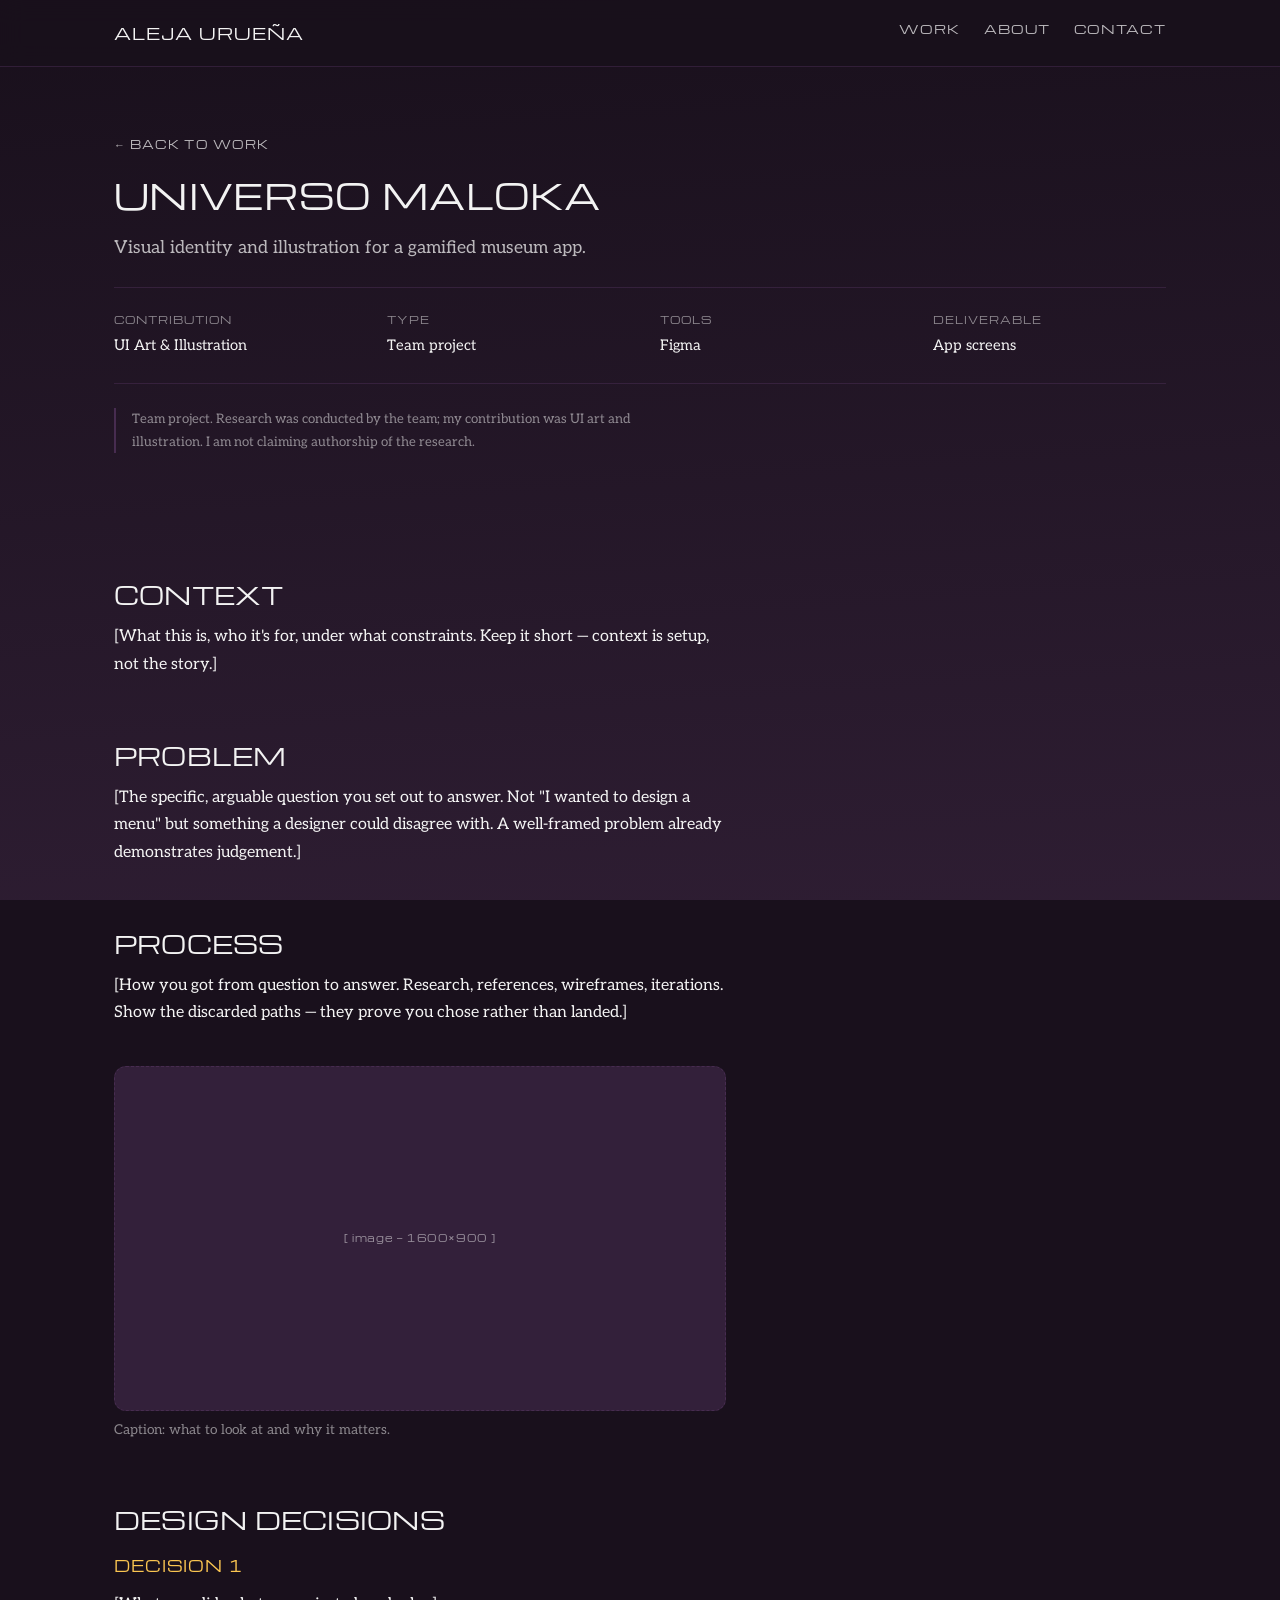
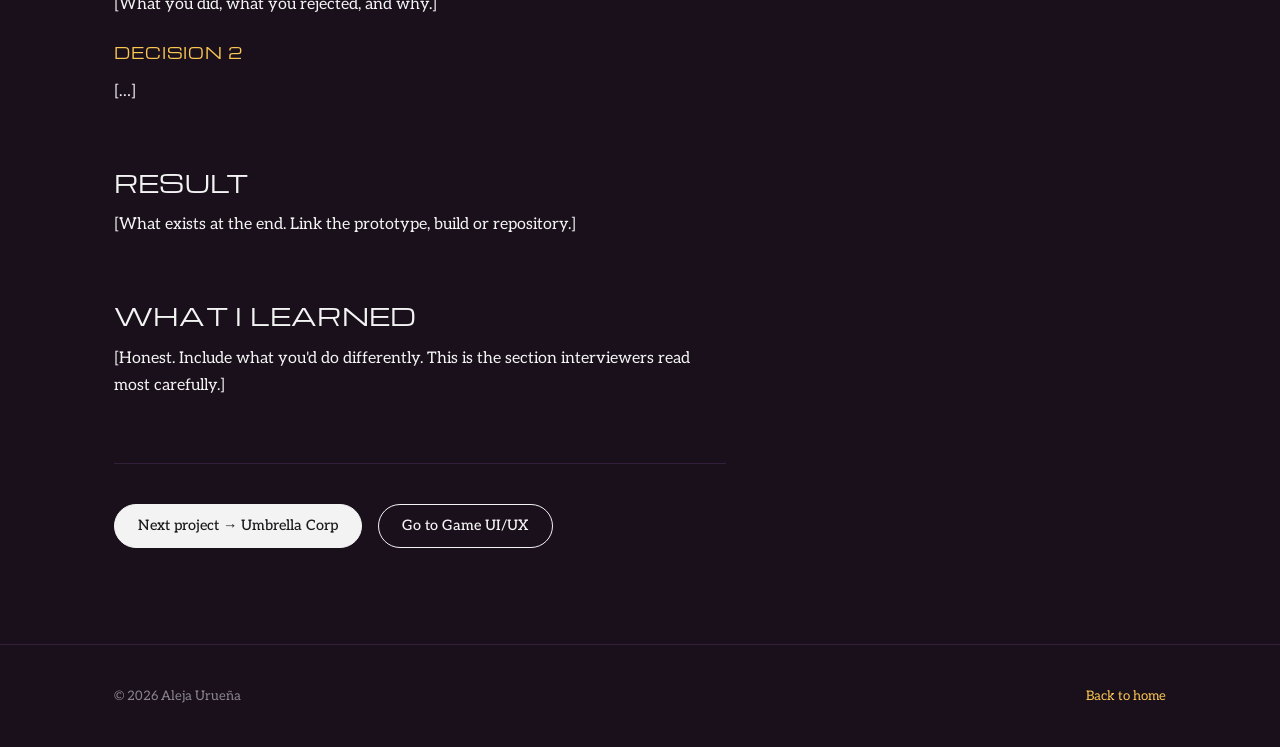
<file: projects/maloka.html>
<!DOCTYPE html>
<html lang="en">
<!--
  DRAFT — content still to be written.
  Original template: _template-case-study.html
  CASE STUDY TEMPLATE
  Duplicate this file, rename it (e.g. kungata.html) and fill it in.
  The six-part structure is fixed on purpose — it is what a design lead looks for.
  Don't reorder it without a reason.

  Checklist before publishing:
   · Contribution label matches the one on the card in index.html
   · Disclaimer present if third-party IP, teammate work, or generative AI was involved
   · "Next project" points to the next piece IN THIS VERTICAL
   · Cross-link points to the OTHER vertical
   · Every image has a real alt attribute
-->
<head>
<meta charset="UTF-8">
<meta name="viewport" content="width=device-width, initial-scale=1">
<!-- TEMPORARY: keeps search engines out while the content is still in placeholders.
     DELETE this line once the About copy and the case studies are written. -->
<meta name="robots" content="noindex">

<title>Universo Maloka · Aleja Urueña</title>
<meta name="description" content="Visual identity and illustration for a gamified museum app.">
<meta property="og:title" content="Universo Maloka">
<meta property="og:description" content="Visual identity and illustration for a gamified museum app.">
<meta property="og:type" content="article">
<link rel="stylesheet" href="../css/style.css">
<link rel="icon" href="data:image/svg+xml,<svg xmlns='http://www.w3.org/2000/svg' viewBox='0 0 100 100'><text y='.9em' font-size='90'>▲</text></svg>">
</head>
<body>

<a class="skip-link" href="#main">Skip to content</a>

<nav class="nav">
  <div class="nav-inner">
    <a class="nav-brand" href="../index.html">Aleja&nbsp;Urueña</a>
    <div class="nav-right">
      <ul class="nav-links">
        <li><a href="../index.html#work">Work</a></li>
        <li><a href="../index.html#about">About</a></li>
        <li><a href="../index.html#contact">Contact</a></li>
      </ul>
      <div class="lang-switch" hidden>
        <span aria-current="true">EN</span>
        <a href="../es/projects/maloka.html" hreflang="es">ES</a>
      </div>
    </div>
  </div>
</nav>

<main id="main">

<header class="project-header">
  <div class="wrap">
    <a class="back-link" href="../index.html#work">← Back to work</a>
    <h1 style="margin-top:1rem;">Universo Maloka</h1>
    <p class="pitch" style="font-size:1.1rem;color:var(--text-dim);max-width:60ch;">
      Visual identity and illustration for a gamified museum app.
    </p>

    <div class="project-meta">
      <div><span class="k">Contribution</span><span class="v">UI Art &amp; Illustration</span></div>
      <div><span class="k">Type</span><span class="v">Team project</span></div>
      <div><span class="k">Tools</span><span class="v">Figma</span></div>
      <div><span class="k">Deliverable</span><span class="v">App screens</span></div>
    </div>

    <p class="disclaimer">
      Team project. Research was conducted by the team; my contribution was UI art and illustration. I am not claiming authorship of the research.
    </p>
  </div>
</header>

<section style="border-top:none;padding-top:0;">
  <div class="wrap">
    <div class="prose">

      <h2>Context</h2>
      <p>[What this is, who it's for, under what constraints. Keep it short — context is setup, not the story.]</p>

      <h2>Problem</h2>
      <p>[The specific, arguable question you set out to answer. Not "I wanted to design a menu" but something a designer could disagree with. A well-framed problem already demonstrates judgement.]</p>

      <h2>Process</h2>
      <p>[How you got from question to answer. Research, references, wireframes, iterations. Show the discarded paths — they prove you chose rather than landed.]</p>

      <figure>
        <div class="figure-empty">[ image — 1600×900 ]</div>
        <figcaption>Caption: what to look at and why it matters.</figcaption>
      </figure>

      <h2>Design decisions</h2>
      <h3>Decision 1</h3>
      <p>[What you did, what you rejected, and why.]</p>
      <h3>Decision 2</h3>
      <p>[…]</p>

      <h2>Result</h2>
      <p>[What exists at the end. Link the prototype, build or repository.]</p>

      <h2>What I learned</h2>
      <p>[Honest. Include what you'd do differently. This is the section interviewers read most carefully.]</p>

      <nav class="case-nav" aria-label="Continue reading">
        <a class="btn btn-primary" href="umbrella-corp.html">Next project → Umbrella Corp</a>
        <a class="btn" href="../index.html#work">Go to Game UI/UX</a>
      </nav>

    </div>
  </div>
</section>

</main>

<footer>
  <div class="wrap">
    <span>© <span id="year">2026</span> Aleja Urueña</span>
    <span><a href="../index.html">Back to home</a></span>
  </div>
</footer>

<script src="../js/main.js"></script>
</body>
</html>
</file>
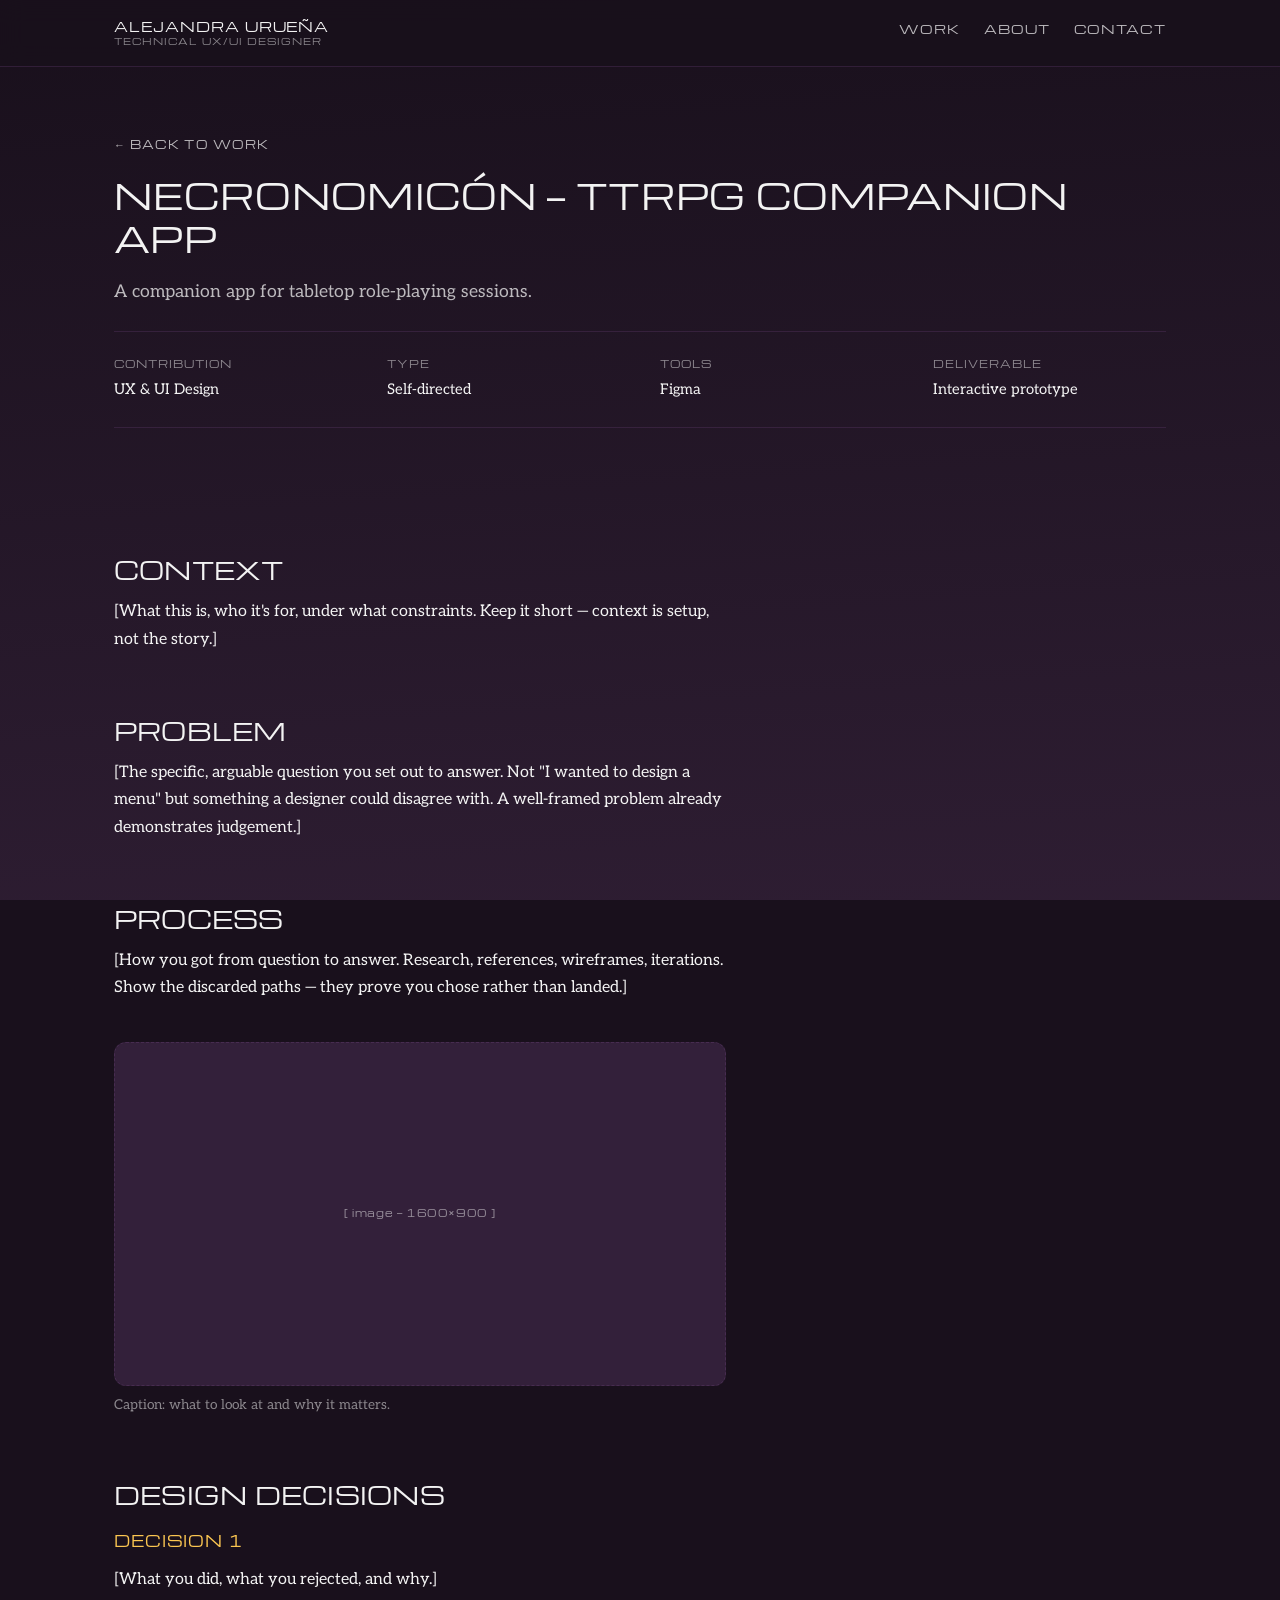
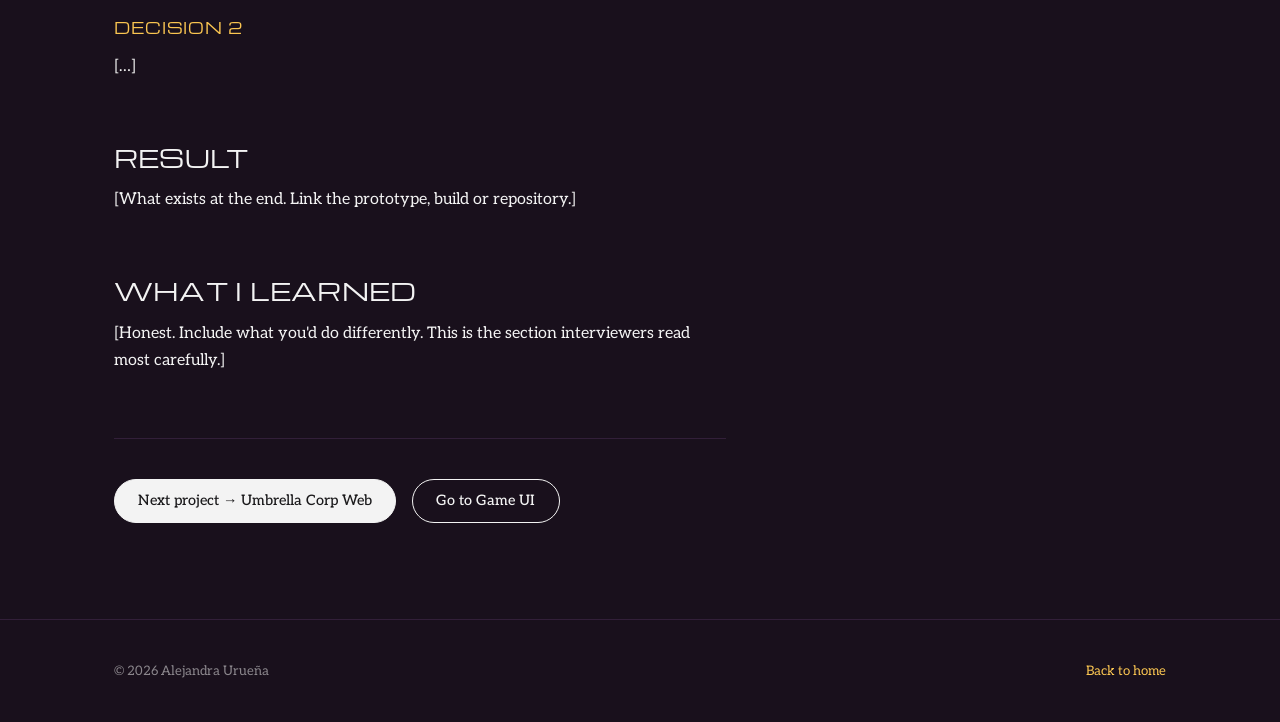
<file: projects/necronomicon.html>
<!DOCTYPE html>
<html lang="en">
<!--
  DRAFT — content still to be written.
  Original template: _template-case-study.html
  CASE STUDY TEMPLATE
  Duplicate this file, rename it (e.g. kungata.html) and fill it in.
  The six-part structure is fixed on purpose — it is what a design lead looks for.
  Don't reorder it without a reason.

  Checklist before publishing:
   · Contribution label matches the one on the card in index.html
   · Disclaimer present if third-party IP, teammate work, or generative AI was involved
   · "Next project" points to the next piece IN THIS VERTICAL
   · Cross-link points to the OTHER vertical
   · Every image has a real alt attribute
-->
<head>
<meta charset="UTF-8">
<meta name="viewport" content="width=device-width, initial-scale=1">
<!-- TEMPORARY: keeps search engines out while the content is still in placeholders.
     DELETE this line once the About copy and the case studies are written. -->
<meta name="robots" content="noindex">

<title>Necronomicón — TTRPG Companion App · Alejandra Urueña</title>
<meta name="description" content="A companion app for tabletop role-playing sessions.">
<meta property="og:title" content="Necronomicón — TTRPG Companion App">
<meta property="og:description" content="A companion app for tabletop role-playing sessions.">
<meta property="og:type" content="article">
<link rel="stylesheet" href="../css/style.css">
<link rel="icon" href="data:image/svg+xml,<svg xmlns='http://www.w3.org/2000/svg' viewBox='0 0 100 100'><text y='.9em' font-size='90'>▲</text></svg>">
</head>
<body>

<a class="skip-link" href="#main">Skip to content</a>

<nav class="nav">
  <div class="nav-inner">
    <a class="nav-brand" href="../index.html">
      <span class="nav-name">Alejandra&nbsp;Urueña</span>
      <span class="nav-role">Technical UX/UI Designer</span>
    </a>
    <div class="nav-right">
      <ul class="nav-links">
        <li><a href="../index.html#work">Work</a></li>
        <li><a href="../index.html#about">About</a></li>
        <li><a href="../index.html#contact">Contact</a></li>
      </ul>
      <div class="lang-switch" hidden>
        <span aria-current="true">EN</span>
        <a href="../es/projects/necronomicon.html" hreflang="es">ES</a>
      </div>
    </div>
  </div>
</nav>

<main id="main">

<header class="project-header">
  <div class="wrap">
    <a class="back-link" href="../index.html#work">← Back to work</a>
    <h1 style="margin-top:1rem;">Necronomicón — TTRPG Companion App</h1>
    <p class="pitch" style="font-size:1.1rem;color:var(--text-dim);max-width:60ch;">
      A companion app for tabletop role-playing sessions.
    </p>

    <div class="project-meta">
      <div><span class="k">Contribution</span><span class="v">UX &amp; UI Design</span></div>
      <div><span class="k">Type</span><span class="v">Self-directed</span></div>
      <div><span class="k">Tools</span><span class="v">Figma</span></div>
      <div><span class="k">Deliverable</span><span class="v">Interactive prototype</span></div>
    </div>

  </div>
</header>

<section style="border-top:none;padding-top:0;">
  <div class="wrap">
    <div class="prose">

      <h2>Context</h2>
      <p>[What this is, who it's for, under what constraints. Keep it short — context is setup, not the story.]</p>

      <h2>Problem</h2>
      <p>[The specific, arguable question you set out to answer. Not "I wanted to design a menu" but something a designer could disagree with. A well-framed problem already demonstrates judgement.]</p>

      <h2>Process</h2>
      <p>[How you got from question to answer. Research, references, wireframes, iterations. Show the discarded paths — they prove you chose rather than landed.]</p>

      <figure>
        <div class="figure-empty">[ image — 1600×900 ]</div>
        <figcaption>Caption: what to look at and why it matters.</figcaption>
      </figure>

      <h2>Design decisions</h2>
      <h3>Decision 1</h3>
      <p>[What you did, what you rejected, and why.]</p>
      <h3>Decision 2</h3>
      <p>[…]</p>

      <h2>Result</h2>
      <p>[What exists at the end. Link the prototype, build or repository.]</p>

      <h2>What I learned</h2>
      <p>[Honest. Include what you'd do differently. This is the section interviewers read most carefully.]</p>

      <nav class="case-nav" aria-label="Continue reading">
        <a class="btn btn-primary" href="umbrella-corp.html">Next project → Umbrella Corp Web</a>
        <a class="btn" href="../index.html?v=games#work">Go to Game UI</a>
      </nav>

    </div>
  </div>
</section>

</main>

<footer>
  <div class="wrap">
    <span>© <span id="year">2026</span> Alejandra Urueña</span>
    <span><a href="../index.html">Back to home</a></span>
  </div>
</footer>

<script src="../js/main.js"></script>
</body>
</html>
</file>
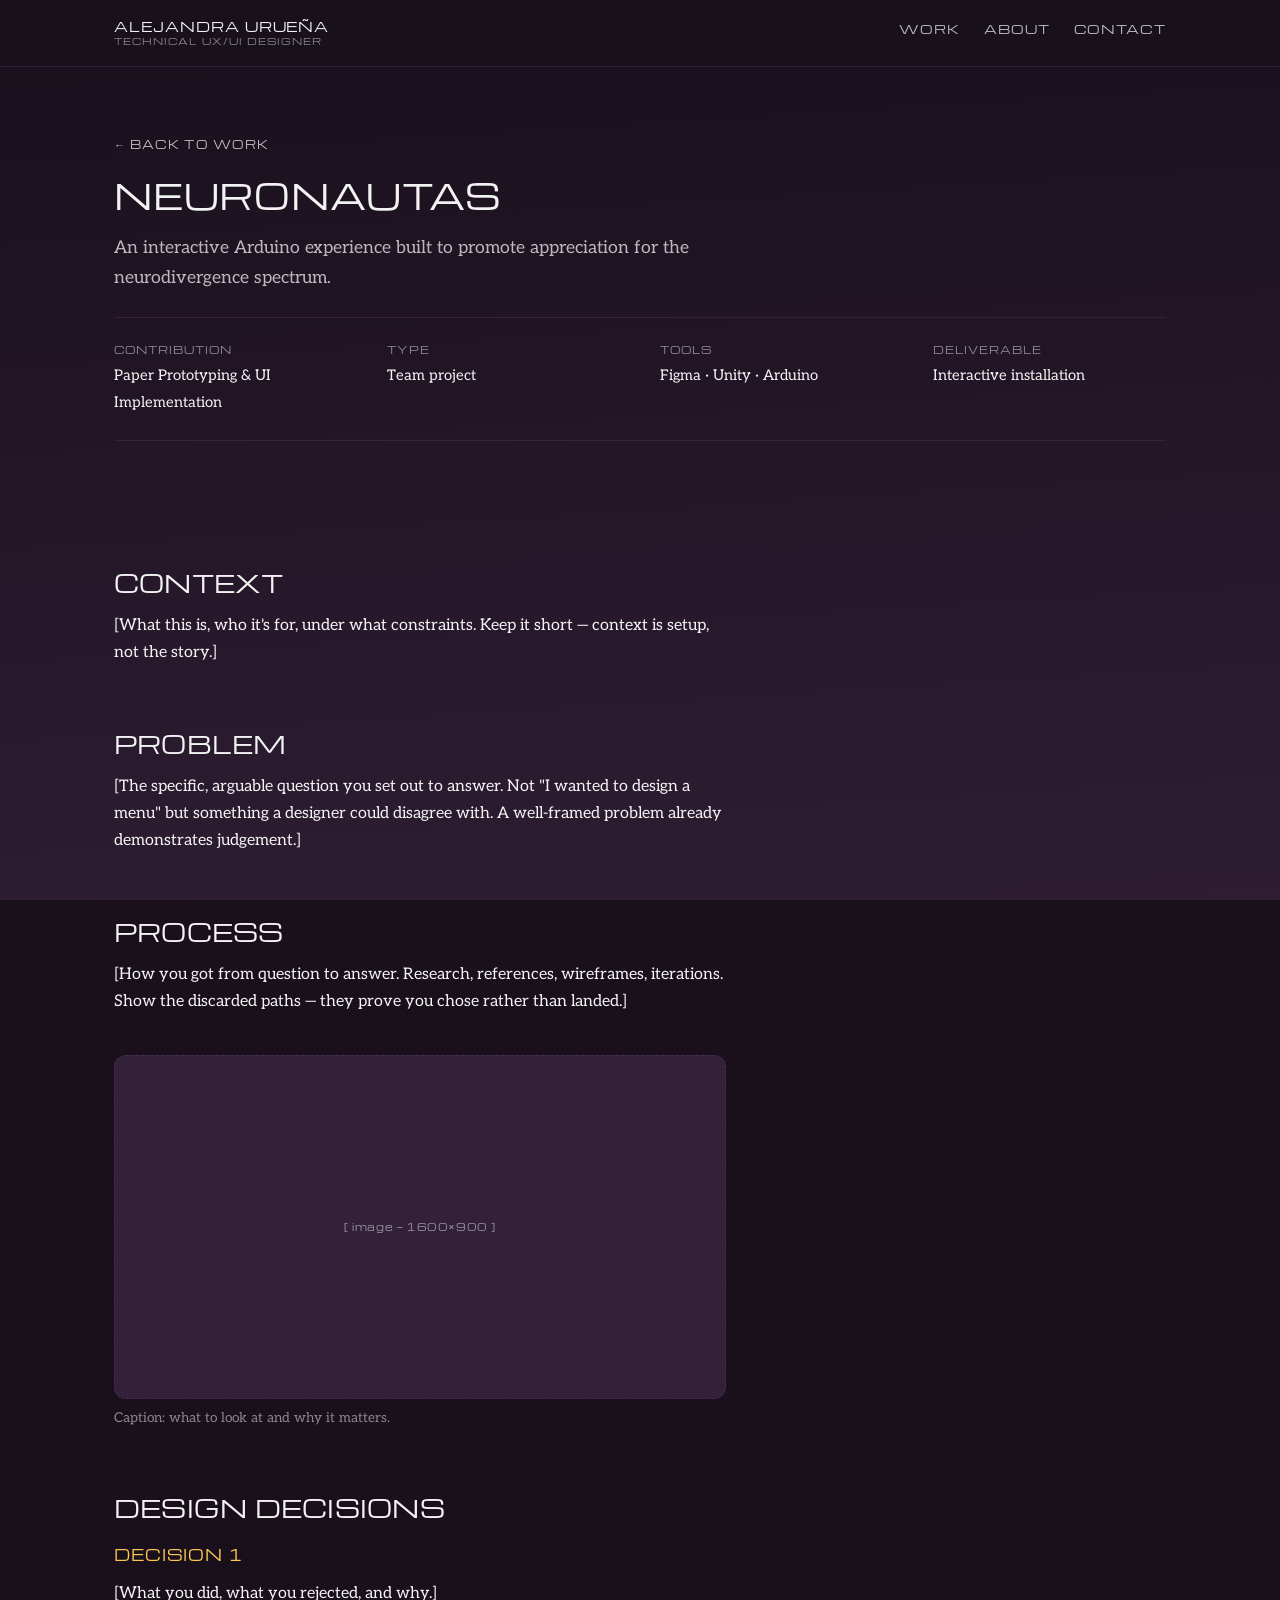
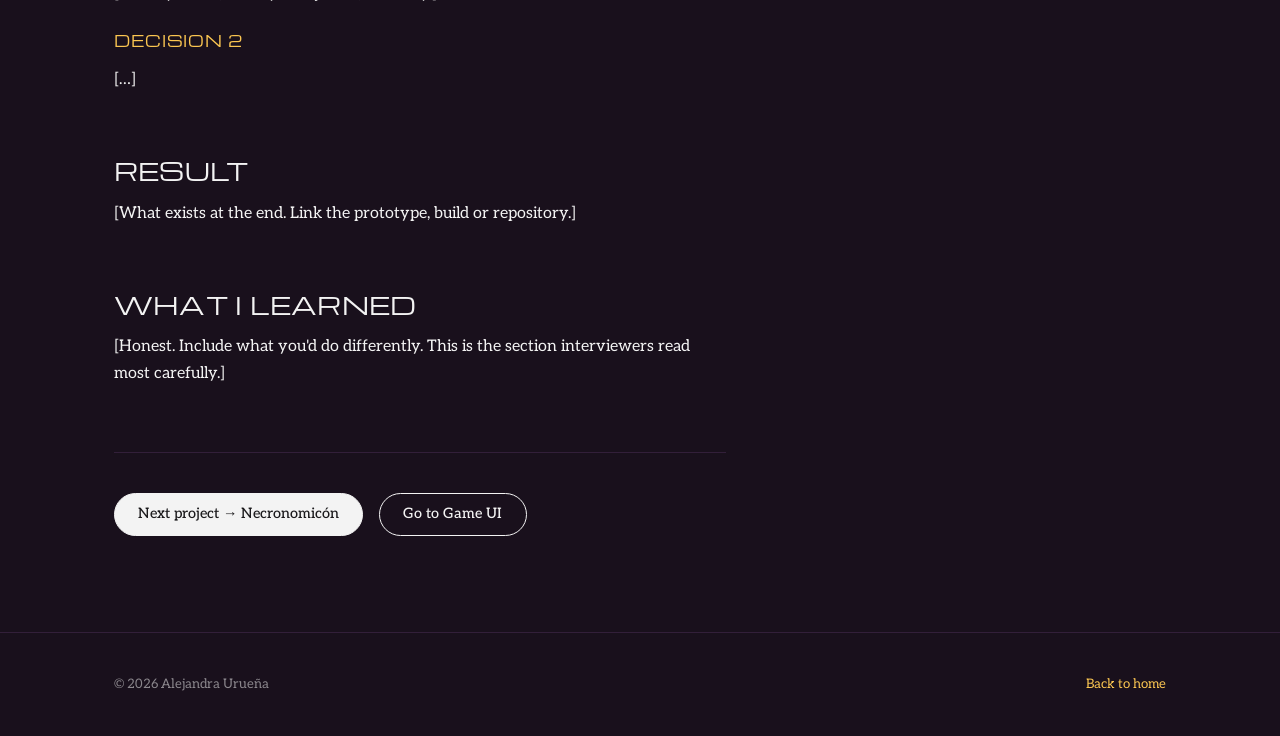
<file: projects/neuronautas.html>
<!DOCTYPE html>
<html lang="en">
<!--
  DRAFT — content still to be written.
  CASE STUDY TEMPLATE
  Duplicate this file, rename it (e.g. kungata.html) and fill it in.
  The six-part structure is fixed on purpose — it is what a design lead looks for.
  Don't reorder it without a reason.

  Checklist before publishing:
   · Contribution label matches the one on the card in index.html
   · Disclaimer present if third-party IP, teammate work, or generative AI was involved
   · "Next project" points to the next piece IN THIS VERTICAL
   · Cross-link points to the OTHER vertical
   · Every image has a real alt attribute
-->
<head>
<meta charset="UTF-8">
<meta name="viewport" content="width=device-width, initial-scale=1">
<!-- TEMPORARY: keeps search engines out while the content is still in placeholders.
     DELETE this line once the About copy and the case studies are written. -->
<meta name="robots" content="noindex">

<title>Neuronautas · Alejandra Urueña</title>
<meta name="description" content="An interactive Arduino experience built to promote appreciation for the neurodivergence spectrum.">
<meta property="og:title" content="Neuronautas">
<meta property="og:description" content="An interactive Arduino experience built to promote appreciation for the neurodivergence spectrum.">
<meta property="og:type" content="article">
<link rel="stylesheet" href="../css/style.css">
<link rel="icon" href="data:image/svg+xml,<svg xmlns='http://www.w3.org/2000/svg' viewBox='0 0 100 100'><text y='.9em' font-size='90'>▲</text></svg>">
</head>
<body>

<a class="skip-link" href="#main">Skip to content</a>

<nav class="nav">
  <div class="nav-inner">
    <a class="nav-brand" href="../index.html">
      <span class="nav-name">Alejandra&nbsp;Urueña</span>
      <span class="nav-role">Technical UX/UI Designer</span>
    </a>
    <div class="nav-right">
      <ul class="nav-links">
        <li><a href="../index.html#work">Work</a></li>
        <li><a href="../index.html#about">About</a></li>
        <li><a href="../index.html#contact">Contact</a></li>
      </ul>
      <div class="lang-switch" hidden>
        <span aria-current="true">EN</span>
        <a href="../es/projects/neuronautas.html" hreflang="es">ES</a>
      </div>
    </div>
  </div>
</nav>

<main id="main">

<header class="project-header">
  <div class="wrap">
    <a class="back-link" href="../index.html#work">← Back to work</a>
    <h1 style="margin-top:1rem;">Neuronautas</h1>
    <p class="pitch" style="font-size:1.1rem;color:var(--text-dim);max-width:60ch;">
      An interactive Arduino experience built to promote appreciation for the neurodivergence spectrum.
    </p>

    <div class="project-meta">
      <div><span class="k">Contribution</span><span class="v">Paper Prototyping &amp; UI Implementation</span></div>
      <div><span class="k">Type</span><span class="v">Team project</span></div>
      <div><span class="k">Tools</span><span class="v">Figma · Unity · Arduino</span></div>
      <div><span class="k">Deliverable</span><span class="v">Interactive installation</span></div>
    </div>

  </div>
</header>

<section style="border-top:none;padding-top:0;">
  <div class="wrap">
    <div class="prose">

      <h2>Context</h2>
      <p>[What this is, who it's for, under what constraints. Keep it short — context is setup, not the story.]</p>

      <h2>Problem</h2>
      <p>[The specific, arguable question you set out to answer. Not "I wanted to design a menu" but something a designer could disagree with. A well-framed problem already demonstrates judgement.]</p>

      <h2>Process</h2>
      <p>[How you got from question to answer. Research, references, wireframes, iterations. Show the discarded paths — they prove you chose rather than landed.]</p>

      <figure>
        <div class="figure-empty">[ image — 1600×900 ]</div>
        <figcaption>Caption: what to look at and why it matters.</figcaption>
      </figure>

      <h2>Design decisions</h2>
      <h3>Decision 1</h3>
      <p>[What you did, what you rejected, and why.]</p>
      <h3>Decision 2</h3>
      <p>[…]</p>

      <h2>Result</h2>
      <p>[What exists at the end. Link the prototype, build or repository.]</p>

      <h2>What I learned</h2>
      <p>[Honest. Include what you'd do differently. This is the section interviewers read most carefully.]</p>

      <nav class="case-nav" aria-label="Continue reading">
        <a class="btn btn-primary" href="necronomicon.html">Next project → Necronomicón</a>
        <a class="btn" href="../index.html?v=games#work">Go to Game UI</a>
      </nav>

    </div>
  </div>
</section>

</main>

<footer>
  <div class="wrap">
    <span>© <span id="year">2026</span> Alejandra Urueña</span>
    <span><a href="../index.html">Back to home</a></span>
  </div>
</footer>

<script src="../js/main.js"></script>
</body>
</html>
</file>
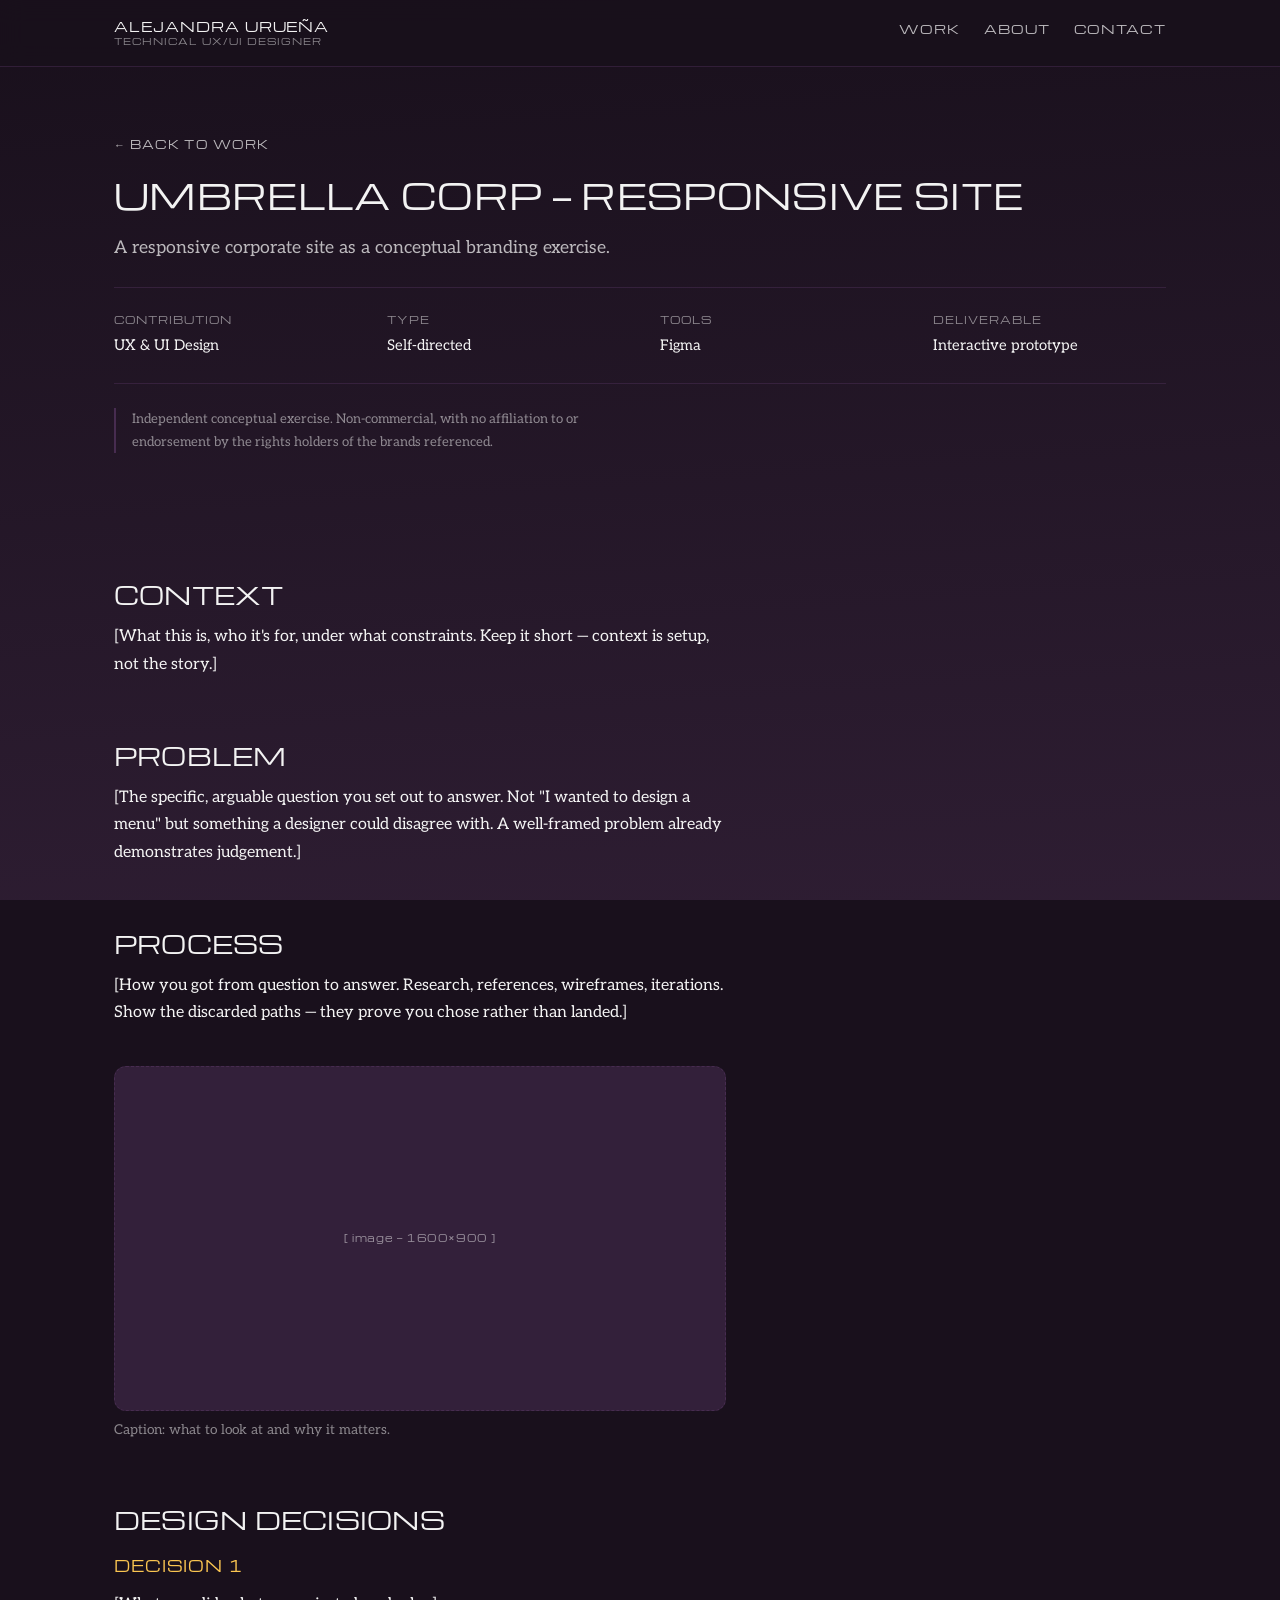
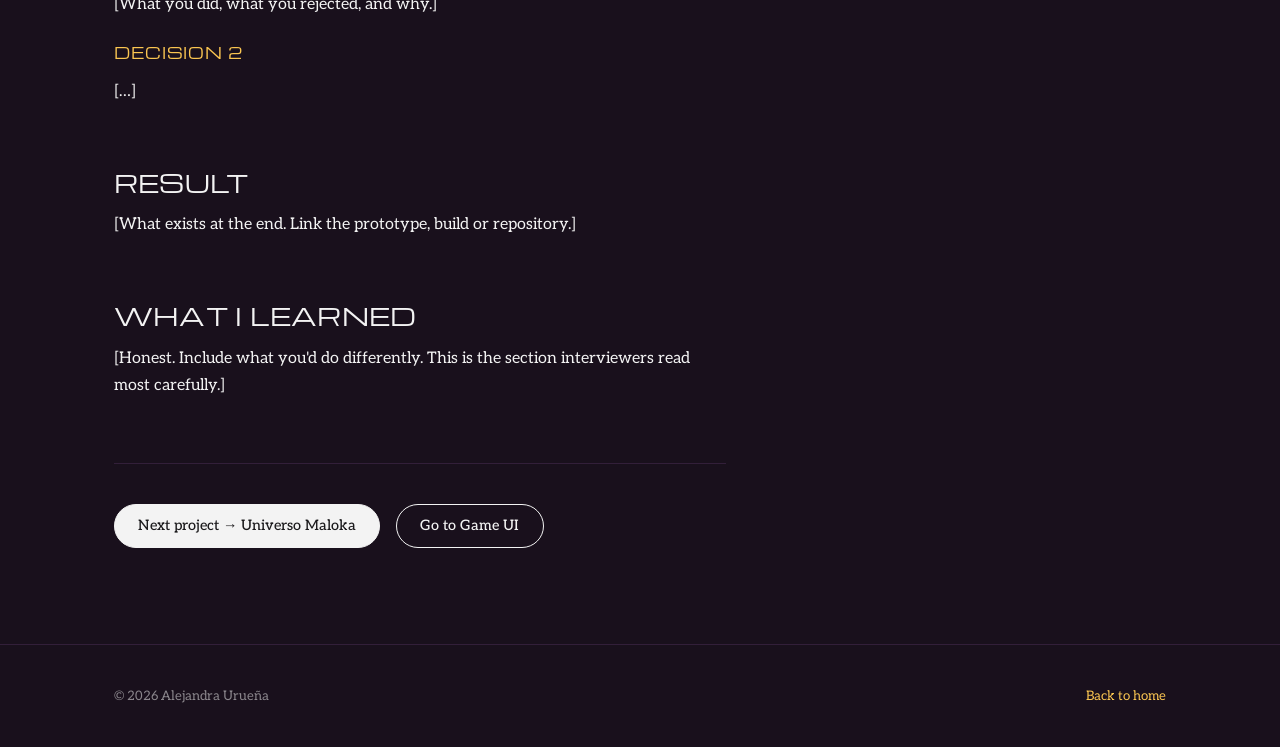
<file: projects/umbrella-corp.html>
<!DOCTYPE html>
<html lang="en">
<!--
  DRAFT — content still to be written.
  Original template: _template-case-study.html
  CASE STUDY TEMPLATE
  Duplicate this file, rename it (e.g. kungata.html) and fill it in.
  The six-part structure is fixed on purpose — it is what a design lead looks for.
  Don't reorder it without a reason.

  Checklist before publishing:
   · Contribution label matches the one on the card in index.html
   · Disclaimer present if third-party IP, teammate work, or generative AI was involved
   · "Next project" points to the next piece IN THIS VERTICAL
   · Cross-link points to the OTHER vertical
   · Every image has a real alt attribute
-->
<head>
<meta charset="UTF-8">
<meta name="viewport" content="width=device-width, initial-scale=1">
<!-- TEMPORARY: keeps search engines out while the content is still in placeholders.
     DELETE this line once the About copy and the case studies are written. -->
<meta name="robots" content="noindex">

<title>Umbrella Corp — Responsive Site · Alejandra Urueña</title>
<meta name="description" content="A responsive corporate site as a conceptual branding exercise.">
<meta property="og:title" content="Umbrella Corp — Responsive Site">
<meta property="og:description" content="A responsive corporate site as a conceptual branding exercise.">
<meta property="og:type" content="article">
<link rel="stylesheet" href="../css/style.css">
<link rel="icon" href="data:image/svg+xml,<svg xmlns='http://www.w3.org/2000/svg' viewBox='0 0 100 100'><text y='.9em' font-size='90'>▲</text></svg>">
</head>
<body>

<a class="skip-link" href="#main">Skip to content</a>

<nav class="nav">
  <div class="nav-inner">
    <a class="nav-brand" href="../index.html">
      <span class="nav-name">Alejandra&nbsp;Urueña</span>
      <span class="nav-role">Technical UX/UI Designer</span>
    </a>
    <div class="nav-right">
      <ul class="nav-links">
        <li><a href="../index.html#work">Work</a></li>
        <li><a href="../index.html#about">About</a></li>
        <li><a href="../index.html#contact">Contact</a></li>
      </ul>
      <div class="lang-switch" hidden>
        <span aria-current="true">EN</span>
        <a href="../es/projects/umbrella-corp.html" hreflang="es">ES</a>
      </div>
    </div>
  </div>
</nav>

<main id="main">

<header class="project-header">
  <div class="wrap">
    <a class="back-link" href="../index.html#work">← Back to work</a>
    <h1 style="margin-top:1rem;">Umbrella Corp — Responsive Site</h1>
    <p class="pitch" style="font-size:1.1rem;color:var(--text-dim);max-width:60ch;">
      A responsive corporate site as a conceptual branding exercise.
    </p>

    <div class="project-meta">
      <div><span class="k">Contribution</span><span class="v">UX &amp; UI Design</span></div>
      <div><span class="k">Type</span><span class="v">Self-directed</span></div>
      <div><span class="k">Tools</span><span class="v">Figma</span></div>
      <div><span class="k">Deliverable</span><span class="v">Interactive prototype</span></div>
    </div>

    <p class="disclaimer">
      Independent conceptual exercise. Non-commercial, with no affiliation to or endorsement by the rights holders of the brands referenced.
    </p>
  </div>
</header>

<section style="border-top:none;padding-top:0;">
  <div class="wrap">
    <div class="prose">

      <h2>Context</h2>
      <p>[What this is, who it's for, under what constraints. Keep it short — context is setup, not the story.]</p>

      <h2>Problem</h2>
      <p>[The specific, arguable question you set out to answer. Not "I wanted to design a menu" but something a designer could disagree with. A well-framed problem already demonstrates judgement.]</p>

      <h2>Process</h2>
      <p>[How you got from question to answer. Research, references, wireframes, iterations. Show the discarded paths — they prove you chose rather than landed.]</p>

      <figure>
        <div class="figure-empty">[ image — 1600×900 ]</div>
        <figcaption>Caption: what to look at and why it matters.</figcaption>
      </figure>

      <h2>Design decisions</h2>
      <h3>Decision 1</h3>
      <p>[What you did, what you rejected, and why.]</p>
      <h3>Decision 2</h3>
      <p>[…]</p>

      <h2>Result</h2>
      <p>[What exists at the end. Link the prototype, build or repository.]</p>

      <h2>What I learned</h2>
      <p>[Honest. Include what you'd do differently. This is the section interviewers read most carefully.]</p>

      <nav class="case-nav" aria-label="Continue reading">
        <a class="btn btn-primary" href="maloka.html">Next project → Universo Maloka</a>
        <a class="btn" href="../index.html?v=games#work">Go to Game UI</a>
      </nav>

    </div>
  </div>
</section>

</main>

<footer>
  <div class="wrap">
    <span>© <span id="year">2026</span> Alejandra Urueña</span>
    <span><a href="../index.html">Back to home</a></span>
  </div>
</footer>

<script src="../js/main.js"></script>
</body>
</html>
</file>
<file: css/style.css>
/* ============================================================
   Portfolio — Aleja Urueña · UI/UX Technical Designer
   Single stylesheet. No build step, no dependencies.

   Tokens below come from the Figma style frame (node 4:2).
   Re-theming the whole site means editing :root and nothing else.
   ============================================================ */

/* All four faces come from Google Fonts — nothing to self-host.
   BBH Bartle (display headings) · Michroma (labels, nav) ·
   Aleo (body) · Alumni Sans SC (tags). */
@import url('https://fonts.googleapis.com/css2?family=BBH+Bartle&family=Michroma&family=Aleo:ital,wght@0,400;0,500;0,600;1,400&family=Alumni+Sans+SC:ital,wght@0,400;0,600;1,400&display=swap');

:root {
  /* --- Color: straight from the Figma frame --- */
  --bg-deep:      #19101C;   /* gradient start */
  --bg-far:       #342139;   /* gradient end */
  --panel:        #2A1930;   /* cards, elevated surfaces */
  --panel-2:      #33203a;   /* thumbnail wells, insets */
  --purple:       #472C50;   /* borders, secondary marks — Figma: Accent Purple */
  --purple-soft:  rgba(71, 44, 80, 0.55);

  --text:         #F3F3F3;
  --text-dim:     rgba(243, 243, 243, 0.74);
  --text-faint:   rgba(243, 243, 243, 0.52);
  --ink:          #1B1A1C;   /* text on light fills */

  --accent:       #FBC651;
  --accent-70:    rgba(251, 198, 81, 0.70);   /* Figma: Accent 70% */
  --accent-soft:  rgba(251, 198, 81, 0.14);

  /* --- Type --- */
  /* BBH Bartle has no ñ and no accented vowels, and font fallback happens
     PER GLYPH — "Kungatá" would render as Kungat in Bartle plus a lone á in
     the fallback face. So the split is by who wrote the string:
       --font-display → copy I control, guaranteed ASCII (hero, section titles)
       --font-proper  → project names, which are proper nouns and carry accents */
  --font-display: 'BBH Bartle', 'Michroma', sans-serif;      /* BIG TITLES */
  --font-proper:  'Michroma', sans-serif;                     /* project names */
  --font-label:   'Michroma', sans-serif;                     /* TITLE / COPY labels */
  --font-body:    'Aleo', Georgia, serif;                     /* Paragraphs */
  --font-tag:     'Alumni Sans SC', 'Aleo', sans-serif;       /* TAGS */

  /* --- Spacing scale --- */
  --s-1: 0.5rem;
  --s-2: 1rem;
  --s-3: 1.5rem;
  --s-4: 2.5rem;
  --s-5: 4rem;
  --s-6: 6rem;

  --radius: 12px;
  --radius-sm: 8px;
  --radius-pill: 55px;   /* the pill radius from the Figma buttons */
  --maxw: 1100px;
}

/* ---------- Reset ---------- */
*, *::before, *::after { box-sizing: border-box; }
/* A class that sets `display` outbids the browser's default rule for [hidden],
   which would otherwise leave hidden panels and the language switch visible. */
[hidden] { display: none !important; }

html { scroll-behavior: smooth; background: var(--bg-deep); }
body {
  margin: 0;
  color: var(--text);
  font-family: var(--font-body);
  font-size: 16px;
  line-height: 1.7;
  -webkit-font-smoothing: antialiased;
  /* 176.47° in Figma ≈ 176.47deg here; fixed so it doesn't stretch down a long page. */
  background: linear-gradient(176.47deg, var(--bg-deep) 2.5%, var(--bg-far) 128%) fixed;
  background-color: var(--bg-deep);
}
img { max-width: 100%; display: block; }
a { color: var(--accent); text-decoration: none; }
a:hover { text-decoration: underline; }
p { margin: 0 0 var(--s-2); }
ul { margin: 0 0 var(--s-2); padding-left: 1.2em; }
li { margin-bottom: 0.4em; }

h1, h2, h3, h4 { margin: 0 0 var(--s-2); font-weight: 400; }
h1, h2 {
  font-family: var(--font-display);
  text-transform: uppercase;
  line-height: 1.1;
  letter-spacing: 0.01em;
}
h3, h4 { font-family: var(--font-label); text-transform: uppercase; line-height: 1.3; letter-spacing: 0.01em; }

/* ---------- Layout ---------- */
.wrap { max-width: var(--maxw); margin: 0 auto; padding: 0 var(--s-3); }
section { padding: var(--s-6) 0; border-top: 1px solid var(--purple-soft); }

.section-label {
  font-family: var(--font-label);
  font-size: 0.72rem;
  letter-spacing: 0.16em;
  text-transform: uppercase;
  color: var(--accent);
  margin-bottom: var(--s-2);
}
.section-title { font-size: clamp(1.7rem, 4vw, 2.4rem); margin-bottom: var(--s-3); }
.section-intro { color: var(--text-dim); max-width: 62ch; margin-bottom: var(--s-4); }

/* ---------- Nav ---------- */
.nav {
  position: sticky; top: 0; z-index: 50;
  background: rgba(25, 16, 28, 0.88);
  backdrop-filter: blur(12px);
  border-bottom: 1px solid var(--purple-soft);
}
.nav-inner {
  max-width: var(--maxw); margin: 0 auto;
  padding: var(--s-2) var(--s-3);
  display: flex; align-items: center; justify-content: space-between; gap: var(--s-2);
}
.nav-brand {
  display: flex; flex-direction: column; gap: 0.15rem;
  font-family: var(--font-label); color: var(--text);
  text-transform: uppercase; letter-spacing: 0.06em;
  line-height: 1.2;
}
.nav-name { font-size: 0.8rem; }
.nav-role { font-size: 0.55rem; color: var(--text-faint); letter-spacing: 0.12em; }
.nav-brand:hover { text-decoration: none; color: var(--accent); }
.nav-right { display: flex; align-items: center; gap: var(--s-3); }
.nav-links { display: flex; gap: var(--s-3); list-style: none; margin: 0; padding: 0; }
.nav-links a {
  color: var(--text-dim); font-family: var(--font-label);
  font-size: 0.72rem; text-transform: uppercase; letter-spacing: 0.08em;
}
.nav-links a:hover { color: var(--text); text-decoration: none; }

/* Language switch — in the nav so it is reachable from every page,
   including deep inside a case study. */
.lang-switch {
  display: flex; align-items: center; gap: 0.15rem;
  font-family: var(--font-label); font-size: 0.62rem;
  border: 1px solid var(--purple); border-radius: var(--radius-sm);
  padding: 0.15rem;
}
.lang-switch a, .lang-switch span { padding: 0.25em 0.5em; border-radius: 5px; color: var(--text-faint); }
.lang-switch [aria-current="true"] { background: var(--purple); color: var(--text); }
.lang-switch a:hover { color: var(--text); text-decoration: none; }

@media (max-width: 760px) {
  .nav-inner { padding: var(--s-2); }
  .nav-right { gap: var(--s-2); min-width: 0; }
  .nav-links { gap: var(--s-2); overflow-x: auto; scrollbar-width: none; min-width: 0; }
  .nav-links::-webkit-scrollbar { display: none; }
  .nav-links a { white-space: nowrap; }
}

/* ---------- Hero ---------- */
.hero { padding: var(--s-6) 0 var(--s-5); border-top: none; }
.hero .eyebrow {
  font-family: var(--font-label); font-size: 0.75rem;
  letter-spacing: 0.16em; text-transform: uppercase;
  color: var(--accent); margin-bottom: var(--s-3);
}
.hero h1 { font-size: clamp(2rem, 5.2vw, 3.4rem); max-width: 20ch; margin-bottom: var(--s-3); }
.hero .pitch, .hero .bridge { font-size: 1.05rem; color: var(--text-dim); max-width: 58ch; }

/* ---------- Tool row ----------
   Icons are SVG masks filled with currentColor, so a single CSS property
   recolours every one of them. A bare strip of logos reads as an ad banner
   and gets skipped, so it keeps a label and each icon keeps its name. */
.toolbar { margin-top: var(--s-4); }
.toolbar-label {
  font-family: var(--font-label); font-size: 0.66rem;
  letter-spacing: 0.16em; text-transform: uppercase;
  color: var(--text-faint); margin-bottom: var(--s-2);
}
.tool-list { display: flex; flex-wrap: wrap; gap: var(--s-1); list-style: none; margin: 0; padding: 0; }
.tool {
  display: inline-flex; align-items: center; gap: 0.55em;
  padding: 0.45em 0.9em;
  border: 1px solid var(--purple); border-radius: var(--radius-pill);
  background: var(--panel);
  font-family: var(--font-body); font-size: 0.82rem; color: var(--text-dim);
  transition: color 0.15s, border-color 0.15s;
}
.tool:hover { color: var(--text); border-color: var(--accent-70); }
.tool i {
  width: 18px; height: 18px; flex: none;
  background-color: currentColor;            /* ← the one line that recolours icons */
  -webkit-mask-repeat: no-repeat; mask-repeat: no-repeat;
  -webkit-mask-position: center; mask-position: center;
  -webkit-mask-size: contain; mask-size: contain;
}
.i-figma         { -webkit-mask-image: url('../assets/icons/figma.svg');         mask-image: url('../assets/icons/figma.svg'); }
.i-unreal        { -webkit-mask-image: url('../assets/icons/unreal.svg');        mask-image: url('../assets/icons/unreal.svg'); }
.i-unity         { -webkit-mask-image: url('../assets/icons/unity.svg');         mask-image: url('../assets/icons/unity.svg'); }
.i-visual-studio { -webkit-mask-image: url('../assets/icons/visual-studio.svg'); mask-image: url('../assets/icons/visual-studio.svg'); }
.i-adobe         { -webkit-mask-image: url('../assets/icons/adobe.svg');         mask-image: url('../assets/icons/adobe.svg'); }
.i-atlassian     { -webkit-mask-image: url('../assets/icons/atlassian.svg');     mask-image: url('../assets/icons/atlassian.svg'); }

/* ---------- Buttons (pill, from the Figma frame) ---------- */
.btn-row { display: flex; flex-wrap: wrap; gap: var(--s-2); margin-top: var(--s-4); }
.btn {
  display: inline-block;
  font-family: var(--font-body); font-size: 0.9rem; font-weight: 500;
  padding: 0.6em 1.6em;
  border-radius: var(--radius-pill);
  border: 1px solid var(--text);
  color: var(--text);
  background: transparent;
  transition: background 0.15s, color 0.15s, transform 0.15s;
}
.btn:hover { text-decoration: none; background: rgba(243, 243, 243, 0.2); transform: translateY(-1px); }
.btn-primary { background: var(--text); color: var(--ink); }
.btn-primary:hover { background: var(--accent); border-color: var(--accent); color: var(--ink); }
.btn-ghost { background: rgba(243, 243, 243, 0.2); }

/* ---------- Vertical filter ---------- */
.verticals { display: flex; gap: var(--s-1); border-bottom: 1px solid var(--purple-soft); margin-bottom: var(--s-4); }
.vertical-btn {
  appearance: none; background: none; border: none;
  font-family: var(--font-label); font-size: 0.76rem;
  text-transform: uppercase; letter-spacing: 0.08em;
  color: var(--text-faint); cursor: pointer;
  padding: 0.9em 1.1em;
  border-bottom: 2px solid transparent; margin-bottom: -1px;
  transition: color 0.15s, border-color 0.15s;
}
.vertical-btn:hover { color: var(--text-dim); }
.vertical-btn[aria-selected="true"] { color: var(--accent); border-bottom-color: var(--accent); }
@media (max-width: 480px) { .vertical-btn { padding: 0.9em 0.6em; font-size: 0.66rem; } }

/* ---------- Project cards: compact grid, image on top ----------
   auto-fill with a 300px floor gives 3 per row on a wide screen, 2 on a
   laptop and 1 on a phone, without a single media query. */
.project-list {
  display: grid;
  grid-template-columns: repeat(auto-fill, minmax(300px, 1fr));
  gap: var(--s-3);
  align-items: start;
}

.project-card {
  display: flex; flex-direction: column;
  background: var(--panel);
  border: 1px solid var(--purple-soft);
  border-radius: var(--radius);
  overflow: hidden;
  color: inherit;
  height: 100%;
  transition: border-color 0.18s, transform 0.18s;
}
.project-card:hover { text-decoration: none; border-color: var(--accent-70); transform: translateY(-3px); }

/* The thumbnail stays sharp — in a UI/UX portfolio the thumbnail IS evidence.
   The gradient now sits on the seam BELOW the image, fading from the opaque
   panel colour upward, so text contrast never depends on the image. */
.project-thumb { position: relative; aspect-ratio: 16 / 9; background: var(--panel-2); overflow: hidden; }
.project-thumb img, .project-thumb video { width: 100%; height: 100%; object-fit: cover; display: block; }
.project-thumb::after {
  content: ""; position: absolute; inset: auto 0 0 0; height: 38%;
  background: linear-gradient(to top, var(--panel) 0%, rgba(42, 25, 48, 0) 100%);
  pointer-events: none;
}

.thumb-motion {
  position: absolute; inset: 0;
  opacity: 0; transition: opacity 0.25s ease;
  pointer-events: none;
}
.project-card.is-playing .thumb-motion { opacity: 1; }

.thumb-motion-hint {
  position: absolute; right: var(--s-1); top: var(--s-1); z-index: 2;
  font-family: var(--font-label); font-size: 0.52rem;
  letter-spacing: 0.1em; text-transform: uppercase;
  color: var(--text); background: rgba(25, 16, 28, 0.72);
  padding: 0.35em 0.6em; border-radius: var(--radius-pill);
  transition: opacity 0.2s;
}
.project-card.is-playing .thumb-motion-hint { opacity: 0; }

/* No pointer, no hover: the hint is a lie on a touch screen.
   `.project-thumb video` (class + element) outranks a bare `.thumb-motion`,
   so this selector has to match that weight or display:block wins. */
@media (hover: none), (pointer: coarse) {
  .project-thumb video.thumb-motion,
  .thumb-motion-hint { display: none; }
}

.thumb-empty {
  position: absolute; inset: 0;
  display: flex; align-items: center; justify-content: center;
  font-family: var(--font-label); font-size: 0.58rem; color: var(--text-faint);
  text-align: center; padding: var(--s-2); letter-spacing: 0.06em;
  border-bottom: 1px dashed var(--purple);
}

.project-text { padding: var(--s-3); display: flex; flex-direction: column; flex: 1; }
.project-text h3 {
  font-family: var(--font-proper);
  font-size: 0.95rem; letter-spacing: 0.02em; line-height: 1.35;
  text-transform: uppercase; color: var(--text); margin-bottom: var(--s-2);
}
.project-card:hover .project-text h3 { color: var(--accent); }
.project-text p { color: var(--text-dim); font-size: 0.9rem; flex: 1; margin-bottom: var(--s-2); }

/* ---------- Tags ---------- */
.tags { display: flex; flex-wrap: wrap; gap: 0.4rem; align-items: center; }
.tag {
  font-family: var(--font-tag); font-style: italic;
  text-transform: uppercase; letter-spacing: 0.05em;
  font-size: 0.85rem; line-height: 1.4;
  padding: 0.1em 0.65em; border-radius: var(--radius-pill);
  background: rgba(71, 44, 80, 0.55); color: var(--text-dim);
  white-space: nowrap;
}
/* Contribution scope — declared up front so nobody has to discover it. */
.tag-role { background: var(--accent-soft); color: var(--accent); }
.tag-tool { background: rgba(71, 44, 80, 0.8); color: var(--text); }

/* ---------- About ---------- */
.two-col { display: grid; gap: var(--s-4); grid-template-columns: 1.3fr 1fr; align-items: start; }
@media (max-width: 800px) { .two-col { grid-template-columns: 1fr; } }

.fact-list { list-style: none; padding: 0; margin: 0; }
.fact-list li {
  padding: var(--s-2) 0; border-bottom: 1px solid var(--purple-soft);
  display: flex; justify-content: space-between; gap: var(--s-2); font-size: 0.9rem;
}
.fact-list li:last-child { border-bottom: none; }
.fact-list .k { color: var(--text-faint); font-family: var(--font-label); font-size: 0.62rem; text-transform: uppercase; letter-spacing: 0.1em; }
.fact-list .v { color: var(--text); text-align: right; }

/* Skill chips — a flat list of capabilities, not a rated scale.
   Self-assessed proficiency bars are noise; the projects are the evidence. */
.skills h3 {
  font-family: var(--font-label); font-size: 0.68rem;
  letter-spacing: 0.14em; text-transform: uppercase;
  color: var(--accent); margin: var(--s-4) 0 var(--s-2);
}
.skills h3:first-child { margin-top: 0; }
.chip-list {
  display: flex; flex-wrap: wrap; gap: 0.4rem;
  list-style: none; margin: 0 0 var(--s-2); padding: 0;
}
.chip-list li {
  font-family: var(--font-body); font-size: 0.8rem;
  color: var(--text-dim); margin: 0;
  padding: 0.3em 0.75em;
  border: 1px solid var(--purple-soft); border-radius: var(--radius-pill);
}

/* Native disclosure: keyboard-operable, and the content is in the DOM
   for search and for anyone who prints the page. */
.fun-facts { margin-top: var(--s-4); border-top: 1px solid var(--purple-soft); padding-top: var(--s-3); }
.fun-facts summary {
  cursor: pointer; list-style: none;
  font-family: var(--font-label); font-size: 0.68rem;
  letter-spacing: 0.12em; text-transform: uppercase;
  color: var(--accent);
}
.fun-facts summary::-webkit-details-marker { display: none; }
.fun-facts summary::after { content: " +"; }
.fun-facts[open] summary::after { content: " –"; }
.fun-facts summary:hover { color: var(--text); }
.fun-facts p { margin-top: var(--s-2); color: var(--text-dim); }

/* ---------- Case study pages ---------- */
.project-header { padding: var(--s-5) 0 var(--s-4); border-top: none; }
/* Same reason as the card title: this is the project's own name. */
.project-header h1 {
  font-family: var(--font-proper);
  font-size: clamp(1.4rem, 3.4vw, 2.1rem);
  letter-spacing: 0.01em; line-height: 1.3;
}
.back-link { font-family: var(--font-label); font-size: 0.68rem; text-transform: uppercase; letter-spacing: 0.1em; color: var(--text-dim); }
.project-meta {
  display: grid; gap: var(--s-2) var(--s-4);
  grid-template-columns: repeat(auto-fit, minmax(140px, 1fr));
  padding: var(--s-3) 0; margin: var(--s-3) 0;
  border-top: 1px solid var(--purple-soft); border-bottom: 1px solid var(--purple-soft);
}
.project-meta .k { font-family: var(--font-label); font-size: 0.62rem; text-transform: uppercase; letter-spacing: 0.1em; color: var(--text-faint); display: block; margin-bottom: 0.3em; }
.project-meta .v { font-size: 0.92rem; }

.disclaimer {
  font-size: 0.82rem; color: var(--text-faint);
  border-left: 2px solid var(--purple); padding-left: var(--s-2);
  margin: var(--s-3) 0; max-width: 68ch;
}

.prose { max-width: 68ch; }
.prose h2 { font-size: 1.5rem; margin-top: var(--s-5); }
.prose h3 { font-size: 0.92rem; margin-top: var(--s-3); color: var(--accent); letter-spacing: 0.06em; }
.prose blockquote {
  margin: var(--s-3) 0; padding: var(--s-2) var(--s-3);
  border-left: 3px solid var(--accent); background: var(--panel);
  color: var(--text-dim); border-radius: 0 var(--radius-sm) var(--radius-sm) 0;
}
.prose figure { margin: var(--s-4) 0; }
.prose figcaption { font-size: 0.85rem; color: var(--text-faint); margin-top: var(--s-1); }
.prose code { font-family: 'Aleo', monospace; font-size: 0.9em; background: var(--panel-2); padding: 0.15em 0.4em; border-radius: 4px; }
.figure-empty {
  aspect-ratio: 16/9; background: var(--panel-2);
  border: 1px dashed var(--purple); border-radius: var(--radius);
  display: flex; align-items: center; justify-content: center;
  color: var(--text-faint); font-family: var(--font-label); font-size: 0.62rem;
  text-align: center; padding: var(--s-2); letter-spacing: 0.06em;
}

/* End-of-case-study navigation: the point where readers leave.
   Two exits — next piece in this vertical, or cross to the other one. */
.case-nav { display: flex; flex-wrap: wrap; gap: var(--s-2); padding-top: var(--s-4); margin-top: var(--s-5); border-top: 1px solid var(--purple-soft); }

/* ---------- Contact / footer ---------- */
.contact-links { display: flex; flex-wrap: wrap; gap: var(--s-2); margin-top: var(--s-3); }
footer { border-top: 1px solid var(--purple-soft); padding: var(--s-4) 0; color: var(--text-faint); font-size: 0.82rem; }
footer .wrap { display: flex; flex-wrap: wrap; justify-content: space-between; gap: var(--s-2); }

/* ---------- Responsive: card stacks, text first ---------- */
@media (max-width: 720px) {
  section { padding: var(--s-5) 0; }
}

/* ---------- Accessibility ---------- */
:focus-visible { outline: 2px solid var(--accent); outline-offset: 3px; border-radius: 3px; }
.skip-link { position: absolute; left: -9999px; top: 0; background: var(--accent); color: var(--ink); padding: var(--s-1) var(--s-2); z-index: 100; }
.skip-link:focus { left: var(--s-2); top: var(--s-2); }
.visually-hidden { position: absolute; width: 1px; height: 1px; overflow: hidden; clip: rect(0 0 0 0); clip-path: inset(50%); white-space: nowrap; }
@media (prefers-reduced-motion: reduce) {
  html { scroll-behavior: auto; }
  * { transition: none !important; }
}
</file>
